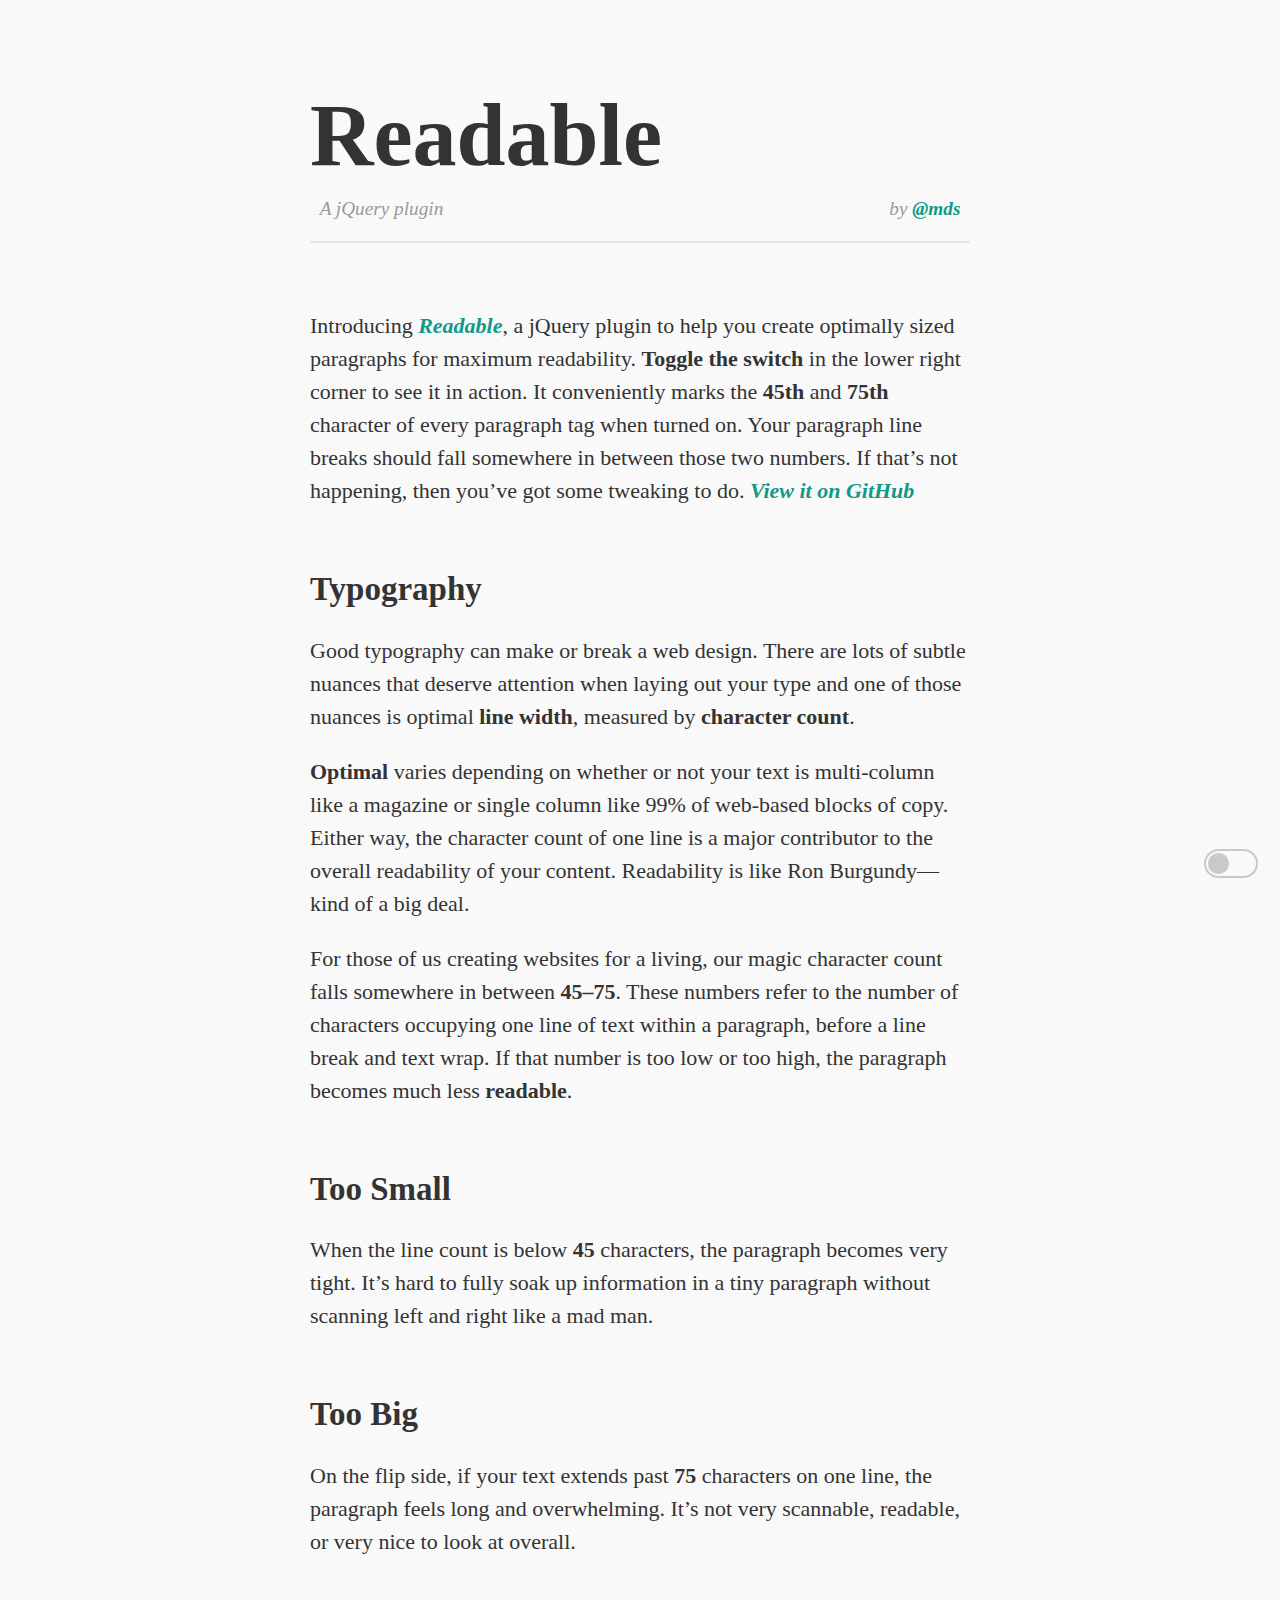
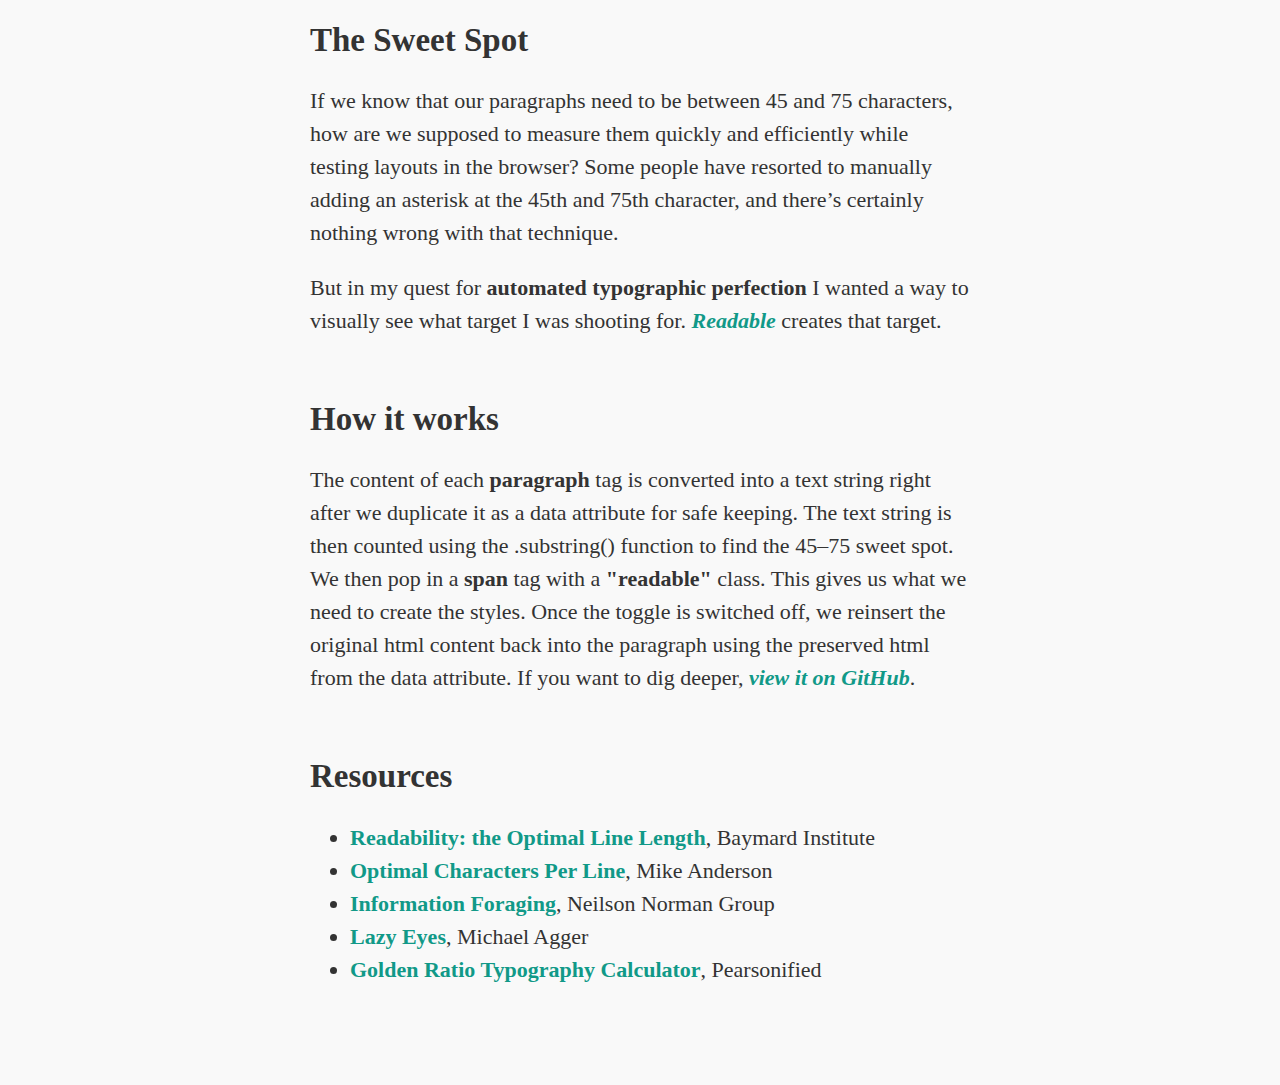
<file: superawesomewebsite/bs/js/jQueryPlugInLibrary/readable-master/index.html>
<html>
  <head>
    <title>Readable - A plugin for creating readable paragraphs</title>
    <meta charset="utf-8">
    <meta name="viewport" content="width=device-width, initial-scale=1, maximum-scale=1">
    <meta name="description" content="Make sure your paragraphs are nice and readable with this simple little plugin. Created by Matt D. Smith" />
    <meta name="HandheldFriendly" content="True" />
    <meta name="MobileOptimized" content="320" />
    <link rel="stylesheet" href="source/demo/styles/screen.css">
    <link rel="stylesheet" href="readable/readable.css">
  </head>
  <body>
    <article>
      <section class="meta">
        <h1>Readable</h1>
        <div class="desc">A jQuery plugin<span> by <a href="http://twitter.com/mds"><strong>@mds</strong></a></span></div>
      </section>
      <p>Introducing <a href="https://github.com/mds/readable">Readable</a></strong>, a jQuery plugin to help you create optimally sized paragraphs for maximum readability. <strong>Toggle the switch</strong> in the lower right corner to see it in action. It conveniently marks the <strong>45th</strong> and <strong>75th</strong> character of every paragraph tag when turned on. Your paragraph line breaks should fall somewhere in between those two numbers. If that’s not happening, then you’ve got some tweaking to do. <a href="https://github.com/mds/readable"><strong>View it on GitHub</strong></a></p>

      <h2>Typography</h2>
      <p>Good typography can make or break a web design. There are lots of subtle nuances that deserve attention when laying out your type and one of those nuances is optimal <strong>line width</strong>, measured by <strong>character count</strong>. </p>

      <p><strong>Optimal</strong> varies depending on whether or not your text is multi-column like a magazine or single column like 99% of web-based blocks of copy. Either way, the character count of one line is a major contributor to the overall readability of your content. Readability is like Ron Burgundy—kind of a big deal.</p>

      <p>For those of us creating websites for a living, our magic character count falls somewhere in between <strong>45–75</strong>. These numbers refer to the number of characters occupying one line of text within a paragraph, before a line break and text wrap. If that number is too low or too high, the paragraph becomes much less <strong>readable</strong>.

      <h2>Too Small</h2>
      <p>When the line count is below <strong>45</strong> characters, the paragraph becomes very tight. It’s hard to fully soak up information in a tiny paragraph without scanning left and right like a mad man.</p>

      <h2>Too Big</h2>
      <p>On the flip side, if your text extends past <strong>75</strong> characters on one line, the paragraph feels long and overwhelming. It’s not very scannable, readable, or very nice to look at overall. </p>

      <h2>The Sweet Spot</h2>
      <p>If we know that our paragraphs need to be between 45 and 75 characters, how are we supposed to measure them quickly and efficiently while testing layouts in the browser? Some people have resorted to manually adding an asterisk at the 45th and 75th character, and there’s certainly nothing wrong with that technique.</p>

      <p>But in my quest for <strong>automated typographic perfection</strong> I wanted a way to visually see what target I was shooting for. <a href="https://github.com/mds/readable">Readable</a></strong> creates that target.</p>

      <h2>How it works</h2>
      <p>The content of each <strong>paragraph</strong> tag is converted into a text string right after we duplicate it as a data attribute for safe keeping. The text string is then counted using the .substring() function to find the 45–75 sweet spot. We then pop in a <strong>span</strong> tag with a <strong>"readable"</strong> class. This gives us what we need to create the styles. Once the toggle is switched off, we reinsert the original html content back into the paragraph using the preserved html from the data attribute. If you want to dig deeper, <a href="https://github.com/mds/readable"><strong>view it on GitHub</strong></a>.</p>

      <h2>Resources</h2>
      <ul>
        <li><a href="http://baymard.com/blog/line-length-readability">Readability: the Optimal Line Length</a>, Baymard Institute</li>
        <li><a href="http://mikeyanderson.com/optimal_characters_per_line">Optimal Characters Per Line</a>, Mike Anderson</li>
        <li><a href="http://www.nngroup.com/articles/information-scent/">Information Foraging</a>, Neilson Norman Group</li>
        <li><a href="http://www.slate.com/articles/technology/the_browser/2008/06/lazy_eyes.single.html">Lazy Eyes</a>, Michael Agger</li>
        <li><a href="http://www.pearsonified.com/typography/">Golden Ratio Typography Calculator</a>, Pearsonified</li>
      </ul>

    </article>

    <script>
      !function(g,s,q,r,d){r=g[r]=g[r]||function(){(r.q=r.q||[]).push(
      arguments)};d=s.createElement(q);q=s.getElementsByTagName(q)[0];
      d.src='//d1l6p2sc9645hc.cloudfront.net/tracker.js';q.parentNode.
      insertBefore(d,q)}(window,document,'script','_gs');

      _gs('GSN-198759-R');
    </script>

    <script src="https://ajax.googleapis.com/ajax/libs/jquery/2.1.3/jquery.min.js"></script>
    <script type="text/javascript" src="readable/readable.js"></script>

  </body>
</html>
</file>
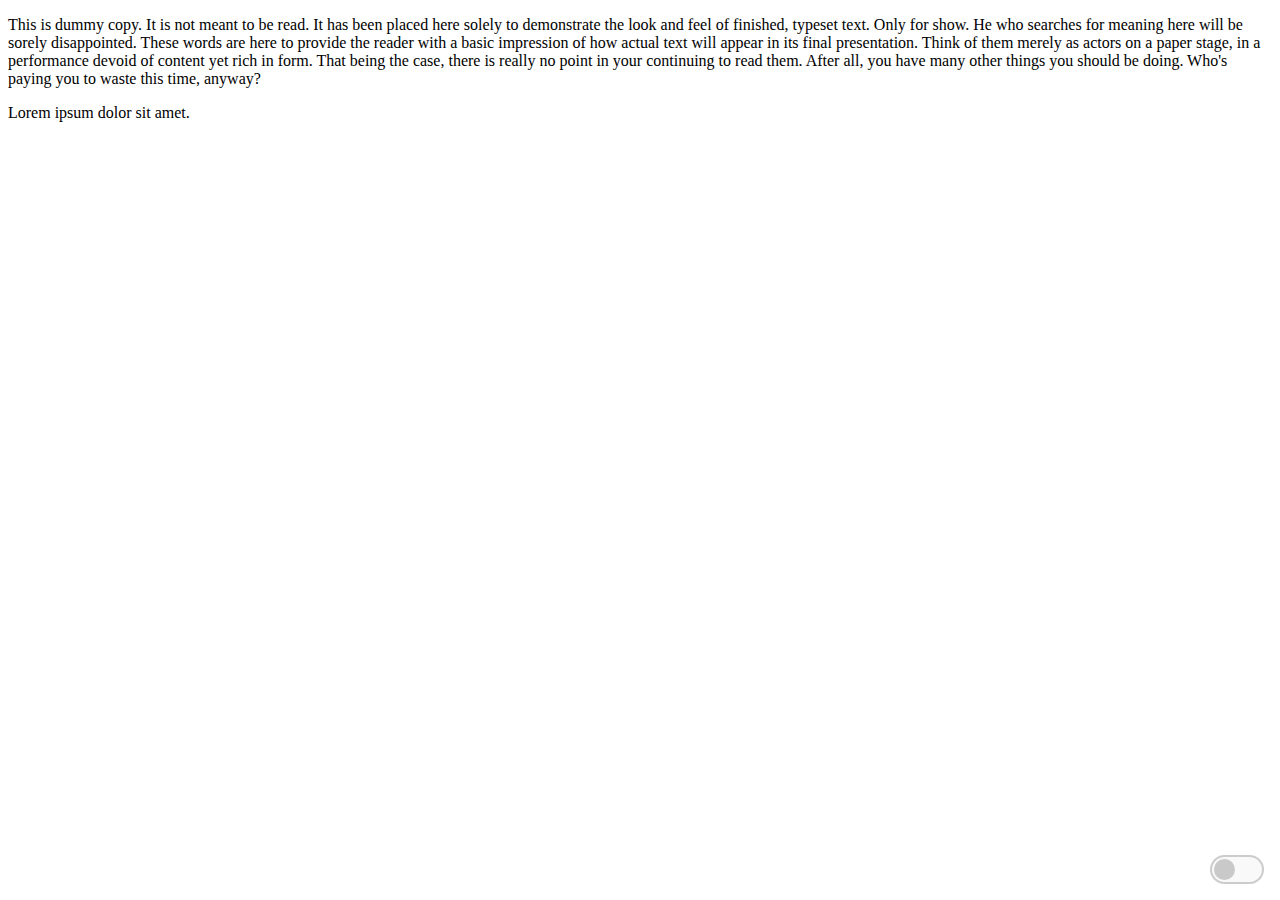
<file: superawesomewebsite/bs/js/jQueryPlugInLibrary/readable-master/source/plugin/index.html>
<!DOCTYPE html>
<html>
  <head>
    <title>Readable.js</title>
    <meta charset="utf-8">
    <meta name="viewport" content="width=device-width, initial-scale=1, maximum-scale=1">
    <meta name="description" content="Full stack designer. Specialty in iOS and responsive web design. Father of 4. Currently obsessed with cycling." />
    <meta name="HandheldFriendly" content="True" />
    <meta name="MobileOptimized" content="320" />
    <link rel="stylesheet" href="styles/readable.css">
  </head>
  <body>
    <p>This is dummy copy. It is not meant to be read. It has been placed here solely to demonstrate the look and feel of finished, typeset text. Only for show. He who searches for meaning here will be sorely disappointed.  These words are here to provide the reader with a basic impression of how actual text will appear in its final presentation. Think of them merely as actors on a paper stage, in a performance devoid of content yet rich in form. That being the case, there is really no point in your continuing to read them. After all, you have many other things you should be doing. Who's paying you to waste this time, anyway?</p>
    <p>Lorem ipsum dolor sit amet.</p>
    <script src="https://ajax.googleapis.com/ajax/libs/jquery/2.1.3/jquery.min.js"></script>
    <script type="text/javascript" src="scripts/readable-new.js"></script>
  </body>
</html>
</file>
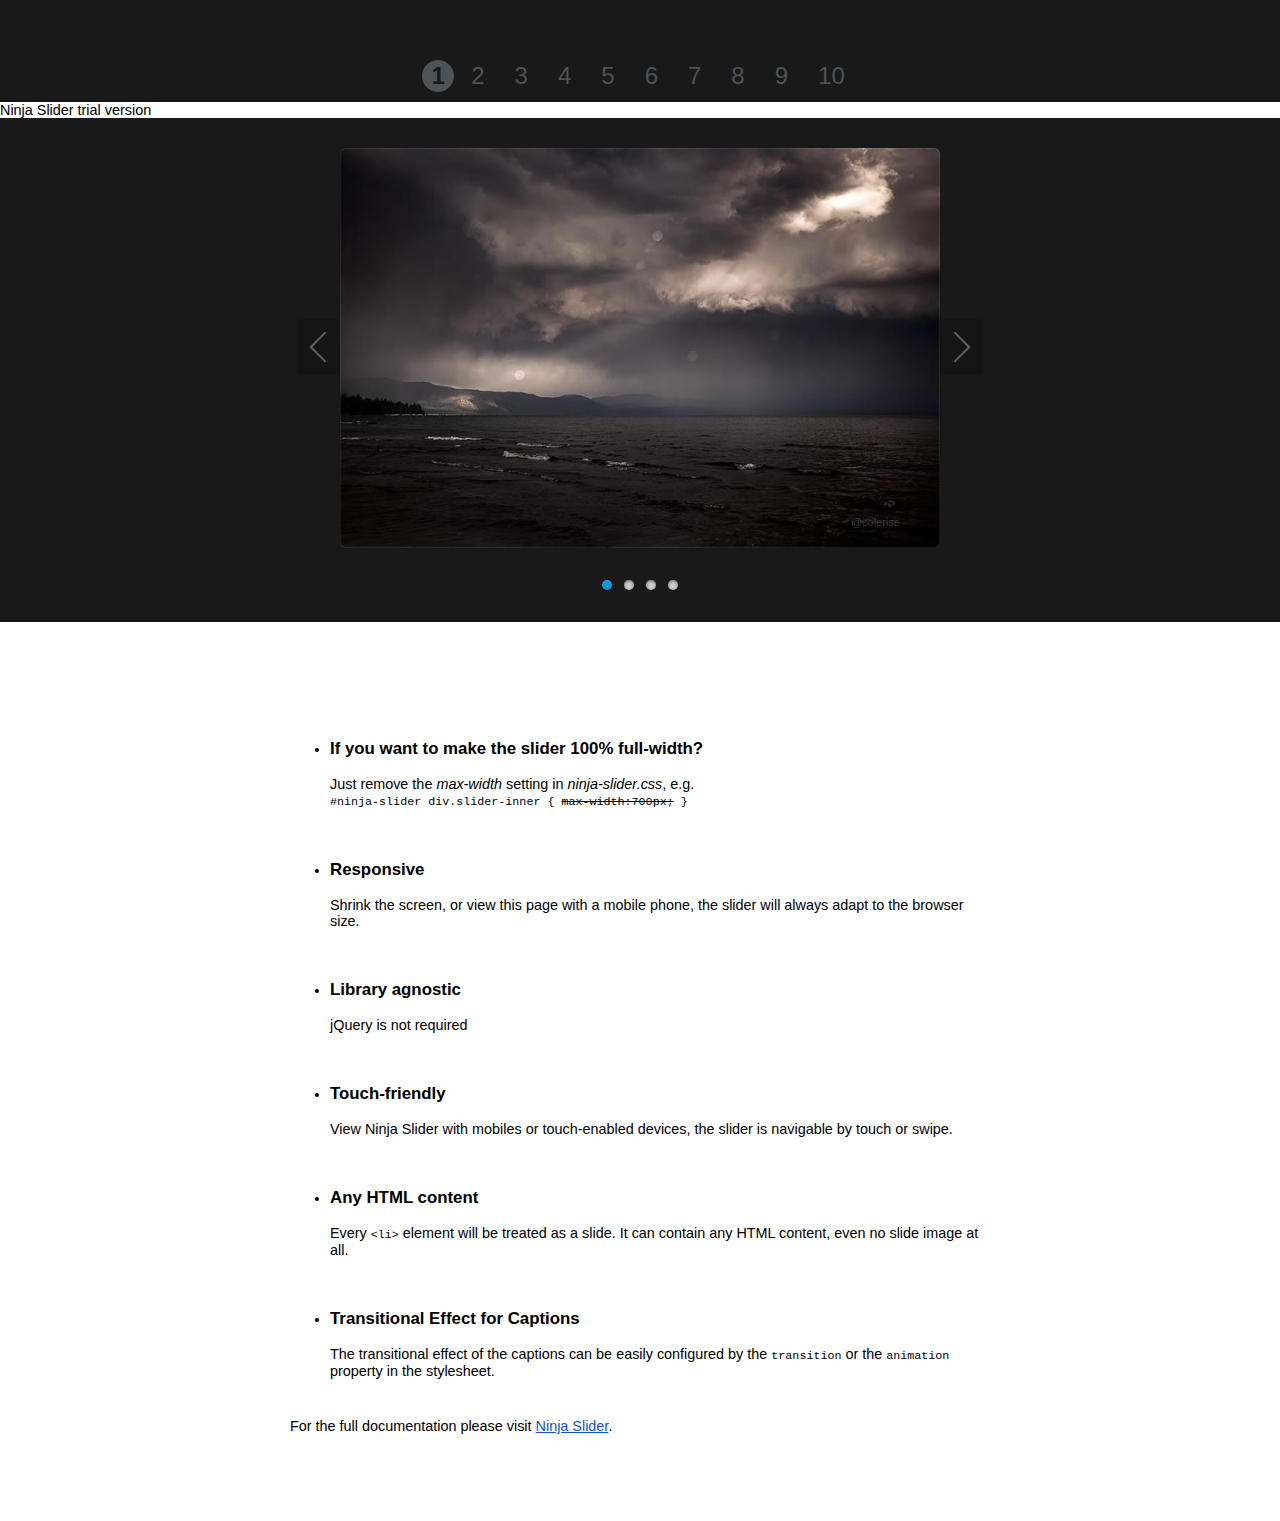
<file: superawesomewebsite/bs/js/jQueryPlugInLibrary/ninja-slider/demo1.html>
﻿<!DOCTYPE html>
<html>
<head>
    <title>Demo 1</title>
    <meta name="viewport" content="width=device-width, initial-scale=1.0" />
    <link href="1/ninja-slider.css" rel="stylesheet" type="text/css" />
    <script src="1/ninja-slider.js" type="text/javascript"></script>
    <style>
        body {font: normal 0.9em Arial;margin:0;}
        a {color:#1155CC;}
        ul li {padding: 10px 0;}
        header {display:block;padding:60px 0 10px;background-color:#191919;text-align:center;}
        header a {
            font-family: sans-serif;
            font-size: 24px;
            line-height: 24px;
            padding: 8px 13px 7px;
            color: #4d5256;
            text-decoration:none;
            transition: color 0.7s;
        }
        header a.active {
            font-weight:bold;
            width: 24px;
            height: 24px;
            padding: 4px;
            text-align: center;
            display:inline-block;
            border-radius: 50%;
            background: #4d5256;
            color: #191919;
        }
    </style>
</head>
<body>
    <header>
        <a class="active" href="demo1.html">1</a>
        <a href="demo2.html">2</a>
        <a href="demo3.html">3</a>
        <a href="demo4.html">4</a>
        <a href="demo5.html">5</a>
        <a href="demo6.html">6</a>
        <a href="demo7.html">7</a>
        <a href="demo8.html">8</a>
        <a href="demo9.html">9</a>
        <a href="demo10.html">10</a>
    </header>
    <!--start-->
    <div id="ninja-slider">
        <div class="slider-inner">
            <ul>
                <li>
                    <a class="ns-img" href="img/a.jpg"></a>
                    <div class="caption">@colerise</div>
                </li>
                <li><a class="ns-img" href="img/b.jpg"></a>
                    <div class="caption">@colerise</div>
                </li>
                <li>
                    <a href="/"><img class="ns-img" src="img/c.jpg" style="cursor:pointer;" /></a>
                    <div class="caption">@colerise</div>
                </li>
                <li>
                    <a class="ns-img" href="img/d.jpg"></a>
                    <div class="caption cap1">RESPONSIVE</div>
                    <div class="caption cap1 cap2">TOUCH·FRIENDLY</div>
                    <div class="caption">@colerise</div>
                </li>
            </ul>
            <div class="fs-icon" title="Expand/Close"></div>
        </div>
    </div>
    <!--end-->
    <div style="max-width:700px;margin:90px auto;">
        <ul>
            <li>
                <h3>If you want to make the slider 100% full-width?</h3>
                <p>
                    Just remove the <em>max-width</em> setting in <em>ninja-slider.css</em>, e.g.<br />
                    <code>#ninja-slider div.slider-inner { <del>max-width:700px;</del> }</code>
                </p>
            </li>
            <li>
                <h3>Responsive</h3>
                <p>Shrink the screen, or view this page with a mobile phone, the slider will always adapt to the browser size.</p>
            </li>
            <li><h3>Library agnostic</h3><p>jQuery is not required</p></li>
            <li>
                <h3>Touch-friendly</h3>
                <p>View Ninja Slider with mobiles or touch-enabled devices, the slider is navigable by touch or swipe.</p>
            </li>
            <li>
                <h3>Any HTML content</h3>
                <p>Every <code>&lt;li&gt;</code> element will be treated as a slide. It can contain any HTML content, even no slide image at all.</p>
            </li>
            <li>
                <h3>Transitional Effect for Captions</h3>
                <p>The transitional effect of the captions can be easily configured by the <code>transition</code> or the <code>animation</code> property in the stylesheet.</p>
            </li>
        </ul>
        <p>
            For the full documentation please visit <a href="http://www.menucool.com/responsive-slider" title="Ninja Slider: responsive, touch-friendly">Ninja Slider</a>.
        </p>
    </div>
</body>
</html>
</file>
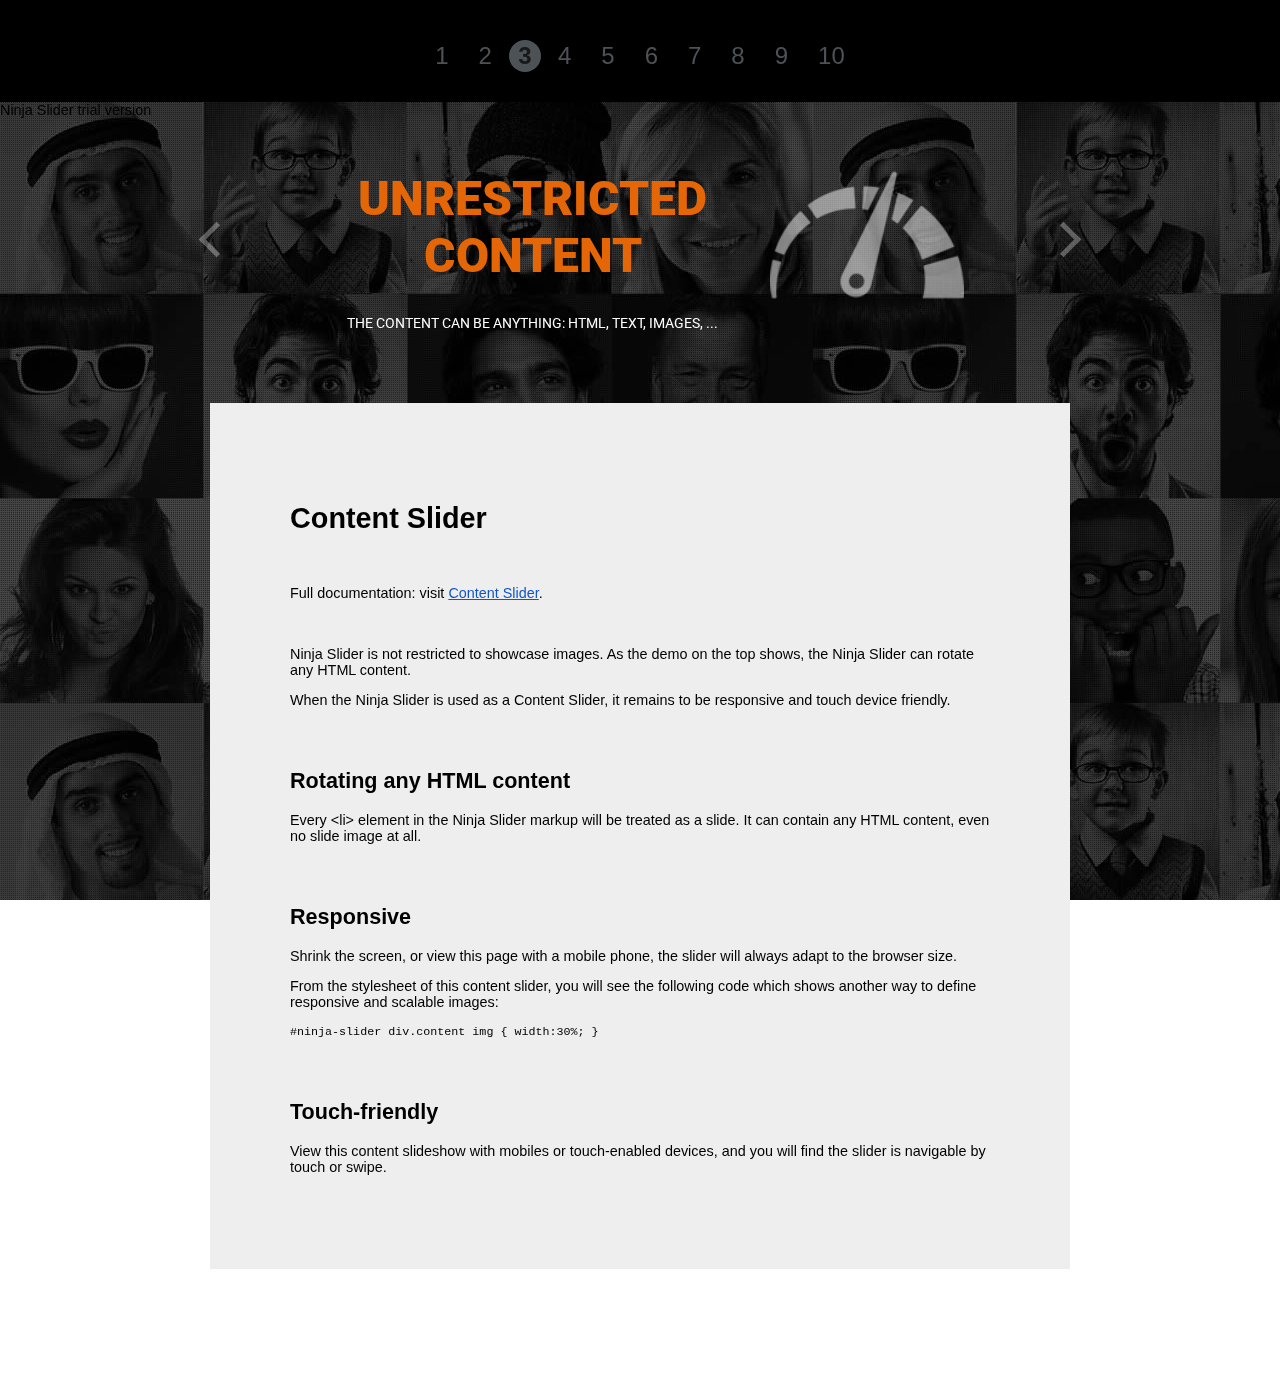
<file: superawesomewebsite/bs/js/jQueryPlugInLibrary/ninja-slider/demo3.html>
﻿<!DOCTYPE html>
<html>
<head>
    <title>Demo 3</title>
    <meta name="viewport" content="width=device-width, initial-scale=1.0" />
    <link href='https://fonts.googleapis.com/css?family=Roboto:400,900' rel='stylesheet' type='text/css'>
    <link href="3/ninja-slider.css" rel="stylesheet" type="text/css" />
    <script src="3/ninja-slider.js" type="text/javascript"></script>
    <style>
        body {font: normal 0.9em Arial;margin:0;}
        #bg-asset {
            position: fixed;
            background: url('3/pg-bg.jpg') left 90px;
            z-index: -1;
            top: 0;
            bottom: 0;
            left: 0;
            right: 0;
        }
        a {color:#1155CC;}
        h2 {margin-top: 60px;}
        header {display:block;padding:40px 0 30px;text-align:center;background:#000;}
        header a {
            font-family: sans-serif;
            font-size: 24px;
            line-height: 24px;
            padding: 8px 13px 7px;
            color: #4d5256;
            text-decoration:none;
            transition: color 0.7s;
        }
        header a.active {
            font-weight:bold;
            width: 24px;
            height: 24px;
            padding: 4px;
            text-align: center;
            display:inline-block;
            border-radius: 50%;
            background: #4d5256;
            color: #191919;
        }
    </style>
</head>
<body>
    <header>
        <a href="demo1.html">1</a>
        <a href="demo2.html">2</a>
        <a class="active" href="demo3.html">3</a>
        <a href="demo4.html">4</a>
        <a href="demo5.html">5</a>
        <a href="demo6.html">6</a>
        <a href="demo7.html">7</a>
        <a href="demo8.html">8</a>
        <a href="demo9.html">9</a>
        <a href="demo10.html">10</a>
    </header>
    <!--start-->
    <div id="bg-asset"></div>
    <div id="ninja-slider">
        <div class="slider-inner">
            <ul>
                <li>
                    <div class="content">
                        <img src="3/meter.png" />
                        <h3>Unrestricted Content</h3>
                        <p>The content can be anything: HTML, text, images, ...</p>
                    </div>
                </li>
                <li>
                    <div class="content">
                        <img src="3/bulb.png" />
                        <h3>Showcase the important</h3>
                        <p>
                            Organize, highlight and showcase your most important content in a sleek and stylish manner.
                        </p>
                    </div>
                </li>
                <li>
                    <div class="content">
                        <img src="3/responsive.png" />
                        <h3>Responsive</h3>
                        <p>The Content Slider is responsive. The image in this slide is always 30% of the screen size.</p>
                    </div>
                </li>
                <li>
                    <div class="content">
                        <img src="3/browser-support.png" />
                        <h3>Mobile Friendly</h3>
                        <p>The Carousel is compatible with mobile platforms like iphone/ipad.</p>
                    </div>
                </li>
            </ul>
            <div class="fs-icon" title="Expand/Close"></div>
        </div>
    </div>
    <!--end-->
    <div style="max-width:700px;margin:0 auto 90px;background:#EEE;padding:80px;">
        <h1>Content Slider</h1>
        <p>&nbsp;</p>
        <p>
            Full documentation: visit <a href="http://www.menucool.com/slider/content-slider">Content Slider</a>.
        </p>
        <p>&nbsp;</p>
        <p>Ninja Slider is not restricted to showcase images. As the demo on the top shows, the Ninja Slider can rotate any HTML content.</p>
        <p>When the Ninja Slider is used as a Content Slider, it remains to be responsive and touch device friendly.</p>
        <h2>Rotating any HTML content</h2>
        <p>Every &lt;li&gt; element in the Ninja Slider markup will be treated as a slide. It can contain any HTML content, even no slide image at all.</p>

        <h2>Responsive</h2>
        <p>Shrink the screen, or view this page with a mobile phone, the slider will always adapt to the browser size.</p>
        <p>From the stylesheet of this content slider, you will see the following code which shows another way to define responsive and scalable images:</p>
        <code style="display:block;">
            #ninja-slider div.content img {
            width:30%;
            }
        </code>
        <h2>Touch-friendly</h2>
        <p>View this content slideshow with mobiles or touch-enabled devices, and you will find the slider is navigable by touch or swipe.</p>
    </div>
    <p>&nbsp;</p>
</body>
</html>
</file>
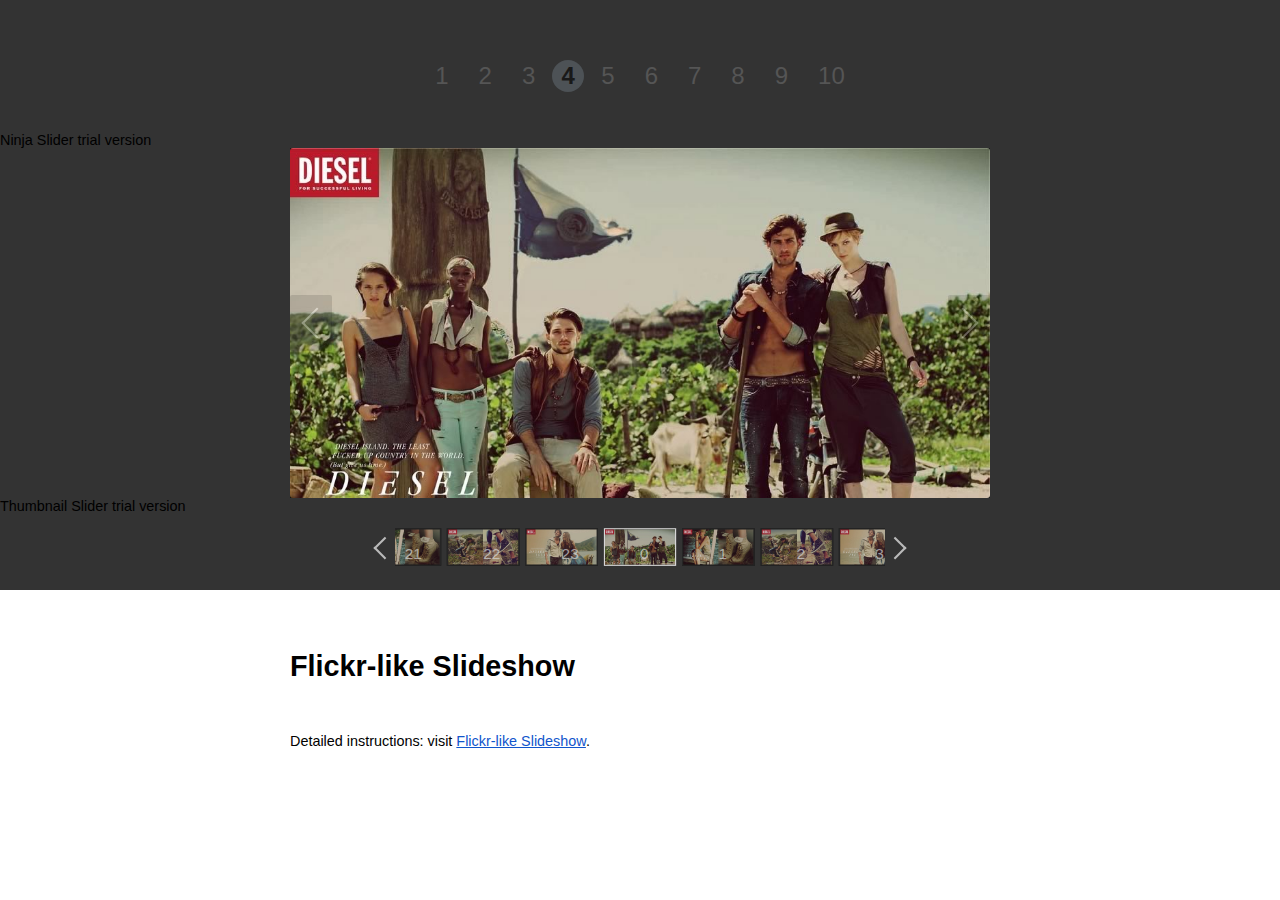
<file: superawesomewebsite/bs/js/jQueryPlugInLibrary/ninja-slider/demo4.html>
﻿<!DOCTYPE html>
<html>
<head>
    <title>Demo 4</title>
    <meta name="viewport" content="width=device-width, initial-scale=1.0" />
    <link href="4/thumbnail-slider.css" rel="stylesheet" type="text/css" />
    <link href="4/ninja-slider.css" rel="stylesheet" type="text/css" />
    <script src="4/thumbnail-slider.js" type="text/javascript"></script>
    <script src="4/ninja-slider.js" type="text/javascript"></script>
    <style>
        body {font: normal 0.9em Arial;margin:0;}
        a {color:#1155CC;}
        ul li {padding: 10px 0;}
        header {display:block;padding:60px 0 10px;background:rgba(0,0,0,0.8);text-align:center;}
        header a {
            font-family: sans-serif;
            font-size: 24px;
            line-height: 24px;
            padding: 8px 13px 7px;
            color: #555;
            text-decoration:none;
            transition: color 0.7s;
        }
        header a.active {
            font-weight:bold;
            width: 24px;
            height: 24px;
            padding: 4px;
            text-align: center;
            display:inline-block;
            border-radius: 50%;
            background: #4d5256;
            color: #191919;
        }
        code {display:block;white-space:pre; background-color:#f6f6f6;padding:8px; overflow:auto;border:1px dotted #999;margin:6px 0;}
    </style>
</head>
<body>
    <header>
        <a href="demo1.html">1</a>
        <a href="demo2.html">2</a>
        <a href="demo3.html">3</a>
        <a class="active" href="demo4.html">4</a>
        <a href="demo5.html">5</a>
        <a href="demo6.html">6</a>
        <a href="demo7.html">7</a>
        <a href="demo8.html">8</a>
        <a href="demo9.html">9</a>
        <a href="demo10.html">10</a>
    </header>
    <!--start-->
    <div id='ninja-slider'>
        <div>
            <div class="slider-inner">
                <ul>
                    <li><a class="ns-img" href="img/1.jpg"></a></li>
                    <li><a class="ns-img" href="img/2.jpg"></a></li>
                    <li><a class="ns-img" href="img/3.jpg"></a></li>
                    <li><a class="ns-img" href="img/4.jpg"></a></li>
                    <li><a class="ns-img" href="img/5.jpg"></a></li>
                    <li><a class="ns-img" href="img/a.jpg"></a></li>
                    <li><a class="ns-img" href="img/b.jpg"></a></li>
                    <li><a class="ns-img" href="img/c.jpg"></a></li>
                    <li><a class="ns-img" href="img/d.jpg"></a></li>
                    <li><a class="ns-img" href="img/2.jpg"></a></li>
                    <li><a class="ns-img" href="img/3.jpg"></a></li>
                    <li><a class="ns-img" href="img/4.jpg"></a></li>
                    <li><a class="ns-img" href="img/1.jpg"></a></li>
                    <li><a class="ns-img" href="img/2.jpg"></a></li>
                    <li><a class="ns-img" href="img/3.jpg"></a></li>
                    <li><a class="ns-img" href="img/4.jpg"></a></li>
                    <li><a class="ns-img" href="img/5.jpg"></a></li>
                    <li><a class="ns-img" href="img/a.jpg"></a></li>
                    <li><a class="ns-img" href="img/b.jpg"></a></li>
                    <li><a class="ns-img" href="img/c.jpg"></a></li>
                    <li><a class="ns-img" href="img/d.jpg"></a></li>
                    <li><a class="ns-img" href="img/2.jpg"></a></li>
                    <li><a class="ns-img" href="img/3.jpg"></a></li>
                    <li><a class="ns-img" href="img/4.jpg"></a></li>
                </ul>
                <div class="fs-icon" title="Expand/Close"></div>
            </div>
            <div id="thumbnail-slider">
                <div class="inner">
                    <ul>
                        <li>
                            <a class="thumb" href="img/1.jpg"></a>
                            <span>0</span>
                        </li>
                        <li>
                            <a class="thumb" href="img/2.jpg"></a>
                            <span>1</span>
                        </li>
                        <li>
                            <a class="thumb" href="img/3.jpg"></a>
                            <span>2</span>
                        </li>
                        <li>
                            <a class="thumb" href="img/4.jpg"></a>
                            <span>3</span>
                        </li>
                        <li>
                            <a class="thumb" href="img/5.jpg"></a>
                            <span>4</span>
                        </li>
                        <li>
                            <a class="thumb" href="img/a.jpg"></a>
                            <span>5</span>
                        </li>
                        <li>
                            <a class="thumb" href="img/b.jpg"></a>
                            <span>6</span>
                        </li>
                        <li>
                            <a class="thumb" href="img/c.jpg"></a>
                            <span>7</span>
                        </li>
                        <li>
                            <a class="thumb" href="img/d.jpg"></a>
                            <span>8</span>
                        </li>
                        <li>
                            <a class="thumb" href="img/2.jpg"></a>
                            <span>9</span>
                        </li>
                        <li>
                            <a class="thumb" href="img/3.jpg"></a>
                            <span>10</span>
                        </li>
                        <li>
                            <a class="thumb" href="img/4.jpg"></a>
                            <span>11</span>
                        </li>
                        <li>
                            <a class="thumb" href="img/1.jpg"></a>
                            <span>12</span>
                        </li>
                        <li>
                            <a class="thumb" href="img/2.jpg"></a>
                            <span>13</span>
                        </li>
                        <li>
                            <a class="thumb" href="img/3.jpg"></a>
                            <span>14</span>
                        </li>
                        <li>
                            <a class="thumb" href="img/4.jpg"></a>
                            <span>15</span>
                        </li>
                        <li>
                            <a class="thumb" href="img/5.jpg"></a>
                            <span>16</span>
                        </li>
                        <li>
                            <a class="thumb" href="img/a.jpg"></a>
                            <span>17</span>
                        </li>
                        <li>
                            <a class="thumb" href="img/b.jpg"></a>
                            <span>18</span>
                        </li>
                        <li>
                            <a class="thumb" href="img/c.jpg"></a>
                            <span>19</span>
                        </li>
                        <li>
                            <a class="thumb" href="img/d.jpg"></a>
                            <span>20</span>
                        </li>
                        <li>
                            <a class="thumb" href="img/2.jpg"></a>
                            <span>21</span>
                        </li>
                        <li>
                            <a class="thumb" href="img/3.jpg"></a>
                            <span>22</span>
                        </li>
                        <li>
                            <a class="thumb" href="img/4.jpg"></a>
                            <span>23</span>
                        </li>
                    </ul>
                </div>
            </div>
        </div>
    </div>
    <!--end-->
    <div style="max-width:700px;margin:60px auto;">
        <h1>Flickr-like Slideshow</h1>
        <p>&nbsp;</p>
        <p>Detailed instructions: visit <a href="/slider/flickr-like-slideshow">Flickr-like Slideshow</a>.</p>
    </div>
</body>
</html>
</file>
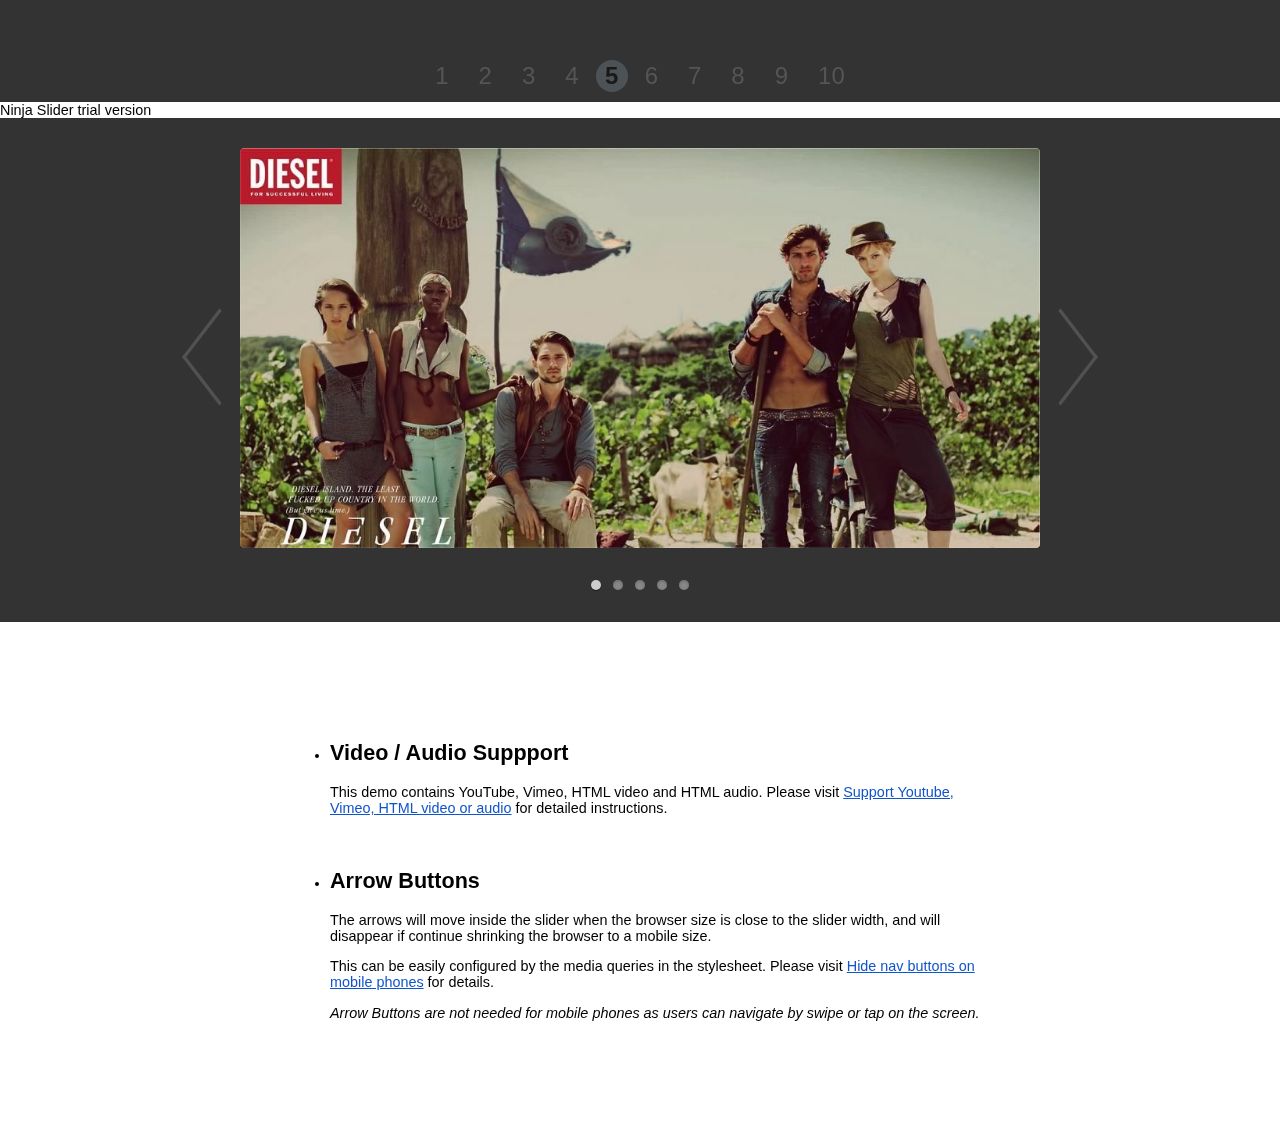
<file: superawesomewebsite/bs/js/jQueryPlugInLibrary/ninja-slider/demo5.html>
﻿<!DOCTYPE html>
<html>
<head>
    <title>Demo 5</title>
    <meta name="viewport" content="width=device-width, initial-scale=1.0" />
    <link href="5/ninja-slider.css" rel="stylesheet" type="text/css" />
    <!--ninjaVideoPlugin.js is required only when the slider contains video or audio.-->
    <script src="5/ninjaVideoPlugin.js"></script>
    <script src="5/ninja-slider.js" type="text/javascript"></script>
    <script type="text/javascript">
        //don't copy the script below into your page.
        if (!document.domain) alert("The video will not work properly if opening the page by local path. Please test this page through HTTP on a web or localhost server");    
    </script>
    <style>
        body {font: normal 0.9em Arial;margin:0;}
        a {color:#1155CC;}
        ul li {padding: 10px 0;}
        header {display:block;padding:60px 0 10px;background-color:#333; text-align:center;}
        header a {
            font-family: sans-serif;
            font-size: 24px;
            line-height: 24px;
            padding: 8px 13px 7px;
            color: #555;
            text-decoration:none;
            transition: color 0.7s;
        }
        header a.active {
            font-weight:bold;
            width: 24px;
            height: 24px;
            padding: 4px;
            text-align: center;
            display:inline-block;
            border-radius: 50%;
            background: #4d5256;
            color: #191919;
        }
    </style>
</head>
<body>
    <header>
        <a href="demo1.html">1</a>
        <a href="demo2.html">2</a>
        <a href="demo3.html">3</a>
        <a href="demo4.html">4</a>
        <a class="active" href="demo5.html">5</a>
        <a href="demo6.html">6</a>
        <a href="demo7.html">7</a>
        <a href="demo8.html">8</a>
        <a href="demo9.html">9</a>
        <a href="demo10.html">10</a>
    </header>
    <!--start-->
    <div id='ninja-slider'>
        <div class="slider-inner">
            <ul>
                <li><a class="ns-img" href="img/1.jpg"></a></li>
                <li>
                    <div class="video">
                        <iframe src="https://player.vimeo.com/video/93292237" frameborder="0" allowfullscreen></iframe>
                    </div>
                    <a class="ns-img" href="img/2.jpg"></a>
                    <div class="caption">Supports Youtube, Vimeo and HTML video/audio</div>
                    <div class="video-playbutton-layer"></div>
                </li>
                <li>
                    <div class="video">
                        <iframe src="https://www.youtube.com/embed/Bp119VFEjHE?enablejsapi=1&start=216&rel=0&showinfo=0&iv_load_policy=3&modestbranding=1" frameborder="0" allowfullscreen data-autoplay="false"></iframe>
                    </div>
                    <a class="ns-img" href="img/3.jpg"></a>
                    <div class="caption">This video starts from 3:36</div>
                    <div class="video-playbutton-layer"></div>
                </li>
                <li>
                    <div class="video">
                        <video controls width="100%">
                            <source src="img/mcvideo.mp4" type="video/mp4" />
                        </video>
                    </div>
                </li>
                <li>
                    <a class="ns-img" href="img/5.jpg"></a>
                    <div class="video" style="background-color:transparent;height:auto;top:auto;bottom:0px;">
                        <audio controls data-autoplay="1">
                            <source src="img/mcaudio.mp3" type="audio/mpeg">
                        </audio>
                    </div>
                </li>
            </ul>
            <div class="fs-icon"></div>
        </div>
    </div>
    <!--end-->
    <div style="width:700px;margin:90px auto;">
        <ul>
            <li>
                <h2>Video / Audio Suppport</h2>
                <p>
                    This demo contains YouTube, Vimeo, HTML video and HTML audio. Please visit <a href="http://www.menucool.com/slider/play-youtube-vimeo-html-video-or-audio-with-ninja-slider" title="Play Youtube, Vimeo, HTML video or audio with Ninja Slider">Support Youtube, Vimeo, HTML video or audio</a>
                    for detailed instructions.
                </p>        
            </li>
            <li>
                <h2>Arrow Buttons</h2>
                <p>The arrows will move inside the slider when the browser size is close to the slider width, and will disappear if continue shrinking the browser to a mobile size.</p>
                <p>This can be easily configured by the media queries in the stylesheet. Please visit <a href="http://www.menucool.com/responsive-slider#custStyles">Hide nav buttons on mobile phones</a> for details.</p>
                <p><i>Arrow Buttons are not needed for mobile phones as users can navigate by swipe or tap on the screen.</i></p>
            </li>
        </ul>
    </div>
</body>
</html>
</file>
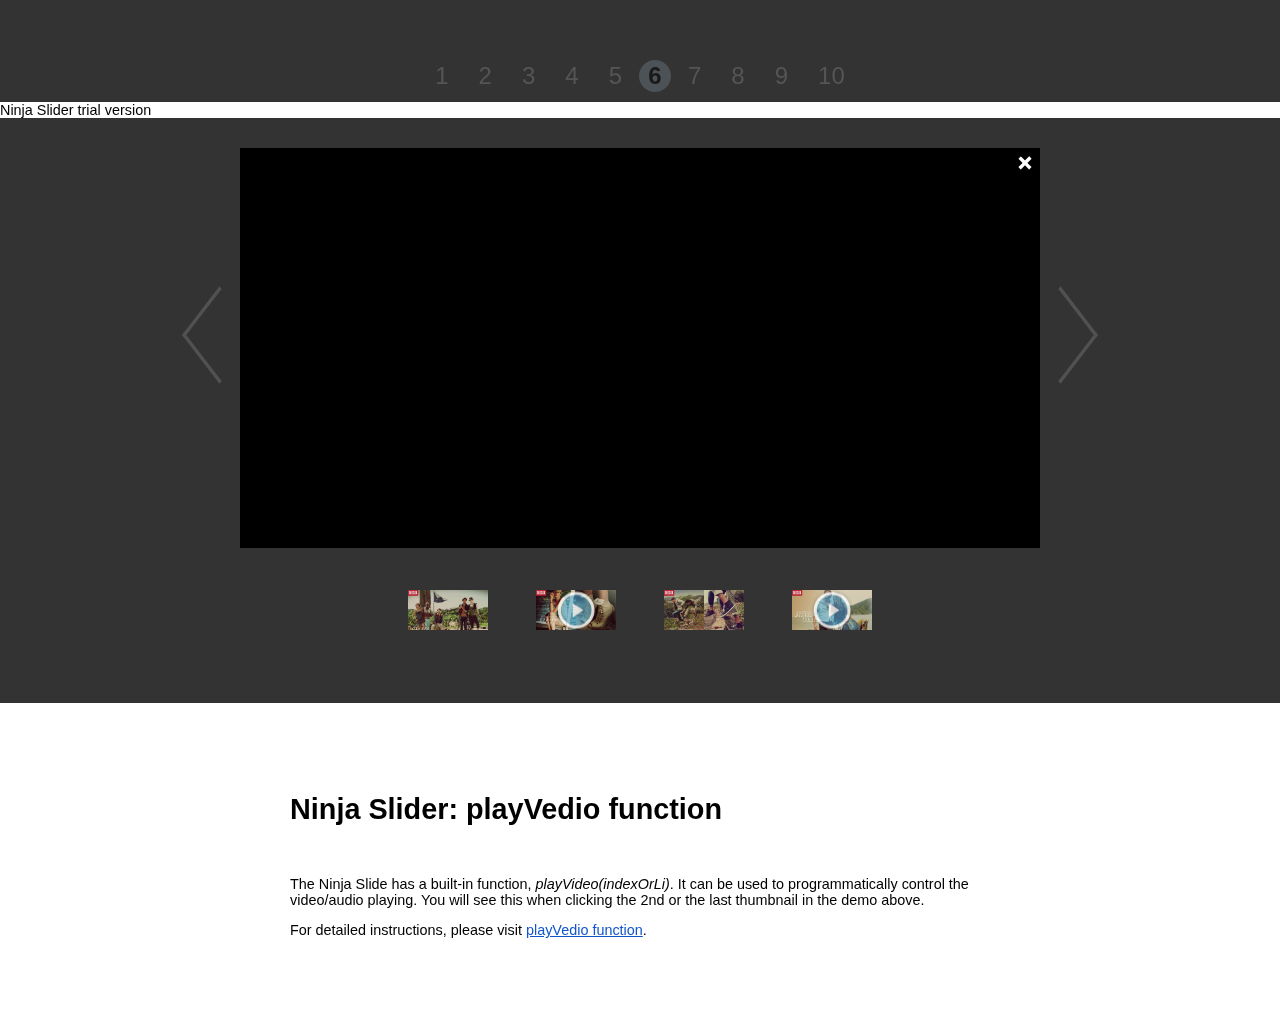
<file: superawesomewebsite/bs/js/jQueryPlugInLibrary/ninja-slider/demo6.html>
﻿<!DOCTYPE html>
<html>
<head>
    <title>Demo 6</title>
    <meta name="viewport" content="width=device-width, initial-scale=1.0" />
    <link href="6/thumbs.css" rel="stylesheet" type="text/css" />
    <link href="5/ninja-slider.css" rel="stylesheet" type="text/css" />
    <!--ninjaVideoPlugin.js is required only when the slider contains video or audio.-->
    <script src="5/ninjaVideoPlugin.js"></script>
    <script src="5/ninja-slider.js" type="text/javascript"></script>
    <script type="text/javascript">
        //don't copy the script below into your page.
        if (!document.domain) alert("The video will not work properly if opening the page by local path. Please test this page through HTTP on a web or localhost server");
    </script>

    <style>
        body {font: normal 0.9em Arial;margin:0;}
        a {color:#1155CC;}
        header {display:block;padding:60px 0 10px;background-color:#333; text-align:center;}
        header a {
            font-family: sans-serif;
            font-size: 24px;
            line-height: 24px;
            padding: 8px 13px 7px;
            color: #555;
            text-decoration:none;
            transition: color 0.7s;
        }
        header a.active {
            font-weight:bold;
            width: 24px;
            height: 24px;
            padding: 4px;
            text-align: center;
            display:inline-block;
            border-radius: 50%;
            background: #4d5256;
            color: #191919;
        }

        #ninja-slider-pager {
            display: none;
        }
    </style>
</head>
<body>
    <header>
        <a href="demo1.html">1</a>
        <a href="demo2.html">2</a>
        <a href="demo3.html">3</a>
        <a href="demo4.html">4</a>
        <a href="demo5.html">5</a>
        <a class="active" href="demo6.html">6</a>
        <a href="demo7.html">7</a>
        <a href="demo8.html">8</a>
        <a href="demo9.html">9</a>
        <a href="demo10.html">10</a>
    </header>
    <!--start-->
    <div id="ninja-slider">
        <div class="slider-inner">
            <ul>
                <li>
                    <div class="video">
                        <iframe src="https://player.vimeo.com/video/136205074?title=0&portrait=0&byline=0" frameborder="0" allowfullscreen></iframe>
                    </div>
                </li>
                <li>
                    <div class="video">
                        <iframe src="https://www.youtube.com/embed/Bp119VFEjHE?enablejsapi=1&start=0&rel=0&showinfo=0&iv_load_policy=3&modestbranding=1" wmode="Opaque" frameborder="0" allowfullscreen></iframe>
                    </div>
                    <a class="ns-img" href="img/2.jpg"></a>
                    <div class="video-playbutton-layer"></div>
                </li>
                <li>
                    <div class="video">
                        <video controls data-autoplay="false">
                            <source src="img/mcvideo.mp4" type="video/mp4" />
                        </video>
                    </div>
                    <a class="ns-img" href="img/3.jpg"></a>
                    <div class="video-playbutton-layer"></div>
                </li>
                <li>
                    <a class="ns-img" href="img/4.jpg"></a>
                    <div class="video" style="background-color:transparent;height:auto;top:auto;bottom:0px;">
                        <audio controls>
                            <source src="img/mcaudio.mp3" type="audio/mpeg">
                        </audio>
                    </div>
                </li>
            </ul>
        </div>
        <div id="thumbs">
            <span onclick="nslider.displaySlide(0)"><img src="img/1.jpg" /></span>
            <span onclick="nslider.playVideo(1)"><img src="img/2.jpg" /><span class="playvideo">AUTO</span></span>
            <span onclick="nslider.displaySlide(2)"><img src="img/3.jpg" /></span>
            <span onclick="nslider.playVideo(3)"><img src="img/4.jpg" /><span class="playvideo">AUTO</span></span>
        </div>
    </div>
    <!--end-->
    <div style="width:700px;margin:90px auto;">
        <h1>Ninja Slider: playVedio function</h1>
        <p>&nbsp;</p>
        <p>
            The Ninja Slide has a built-in function, <em>playVideo(indexOrLi)</em>. It can be used to programmatically control the video/audio playing.
            You will see this when clicking the 2nd or the last thumbnail in the demo above.
        </p>
        <p>For detailed instructions, please visit <a href="http://www.menucool.com/slider/ninja-slider-playvedio-function">playVedio function</a>.</p>
    </div>
</body>
</html>
</file>
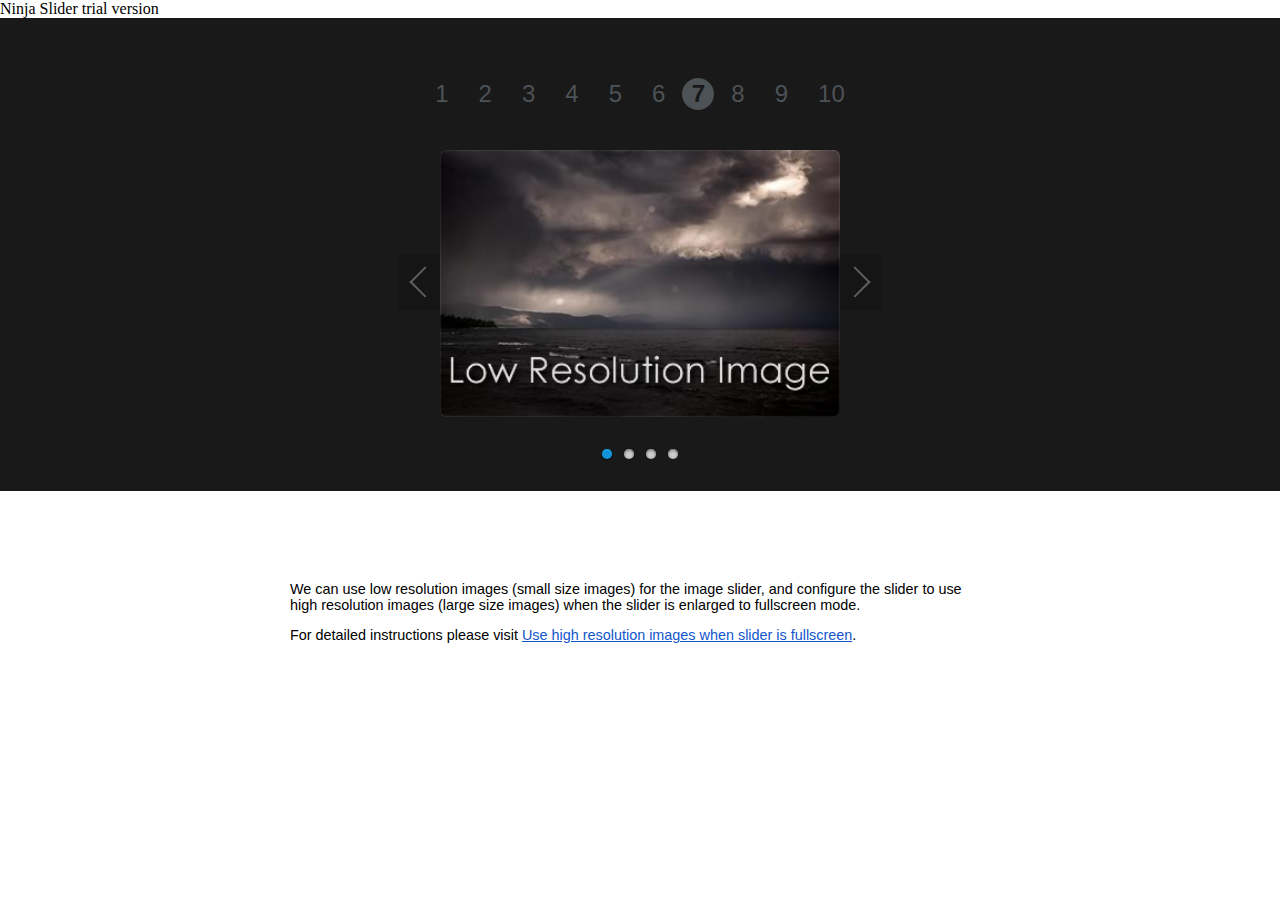
<file: superawesomewebsite/bs/js/jQueryPlugInLibrary/ninja-slider/demo7.html>
﻿<!DOCTYPE html>
<html>
<head>
    <title>Demo 7</title>
    <meta name="viewport" content="width=device-width, initial-scale=1.0" />
    <link href="7/ninja-slider.css" rel="stylesheet" type="text/css" />
    <script src="7/ninja-slider.js" type="text/javascript"></script>
    <style>
        body {font: normal 0.9em Arial;margin:0;}
        a {color:#1155CC;}
        ul li {padding: 10px 0;}
        header {display:block;padding:60px 0 10px;background-color:#191919;text-align:center;}
        header a {
            font-family: sans-serif;
            font-size: 24px;
            line-height: 24px;
            padding: 8px 13px 7px;
            color: #4d5256;
            text-decoration:none;
            transition: color 0.7s;
        }
        header a.active {
            font-weight:bold;
            width: 24px;
            height: 24px;
            padding: 4px;
            text-align: center;
            display:inline-block;
            border-radius: 50%;
            background: #4d5256;
            color: #191919;
        }
    </style>
</head>
<body>
    <header>
        <a href="demo1.html">1</a>
        <a href="demo2.html">2</a>
        <a href="demo3.html">3</a>
        <a href="demo4.html">4</a>
        <a href="demo5.html">5</a>
        <a href="demo6.html">6</a>
        <a href="demo7.html" class="active">7</a>
        <a href="demo8.html">8</a>
        <a href="demo9.html">9</a>
        <a href="demo10.html">10</a>
    </header>
    <!--start-->
    <div id='ninja-slider'>
        <div class="slider-inner">
            <ul>
                <li>
                    <a class="ns-img" href="img/a_s.jpg" data-fs-image="img/a.jpg"></a>
                </li>
                <li>
                    <span class="ns-img" style="background-image:url(img/b_s.jpg);" data-fs-image="img/b.jpg"></span>
                </li>
                <li>
                    <a href="/"><img class="ns-img" src="img/c_s.jpg" data-fs-image="img/c.jpg" /></a>
                </li>
                <li>
                    <a class="ns-img" href="img/d_s.jpg" data-fs-image="img/d.jpg"></a>
                </li>
            </ul>
            <div class="fs-icon" title="Expand/Close"></div>
        </div>
    </div>
    <!--end-->
    <div style="max-width:700px;margin:90px auto;">
        <p>
            We can use low resolution images (small size images) for the image slider, and configure the slider to use high resolution
            images (large size images) when the slider is enlarged to fullscreen mode.
        </p>
        <p>
            For detailed instructions please visit <a href="http://www.menucool.com/slider/use-high-resolution-images-when-slider-is-fullscreen">Use high resolution images when slider is fullscreen</a>.
        </p>
    </div>
</body>
</html>
</file>
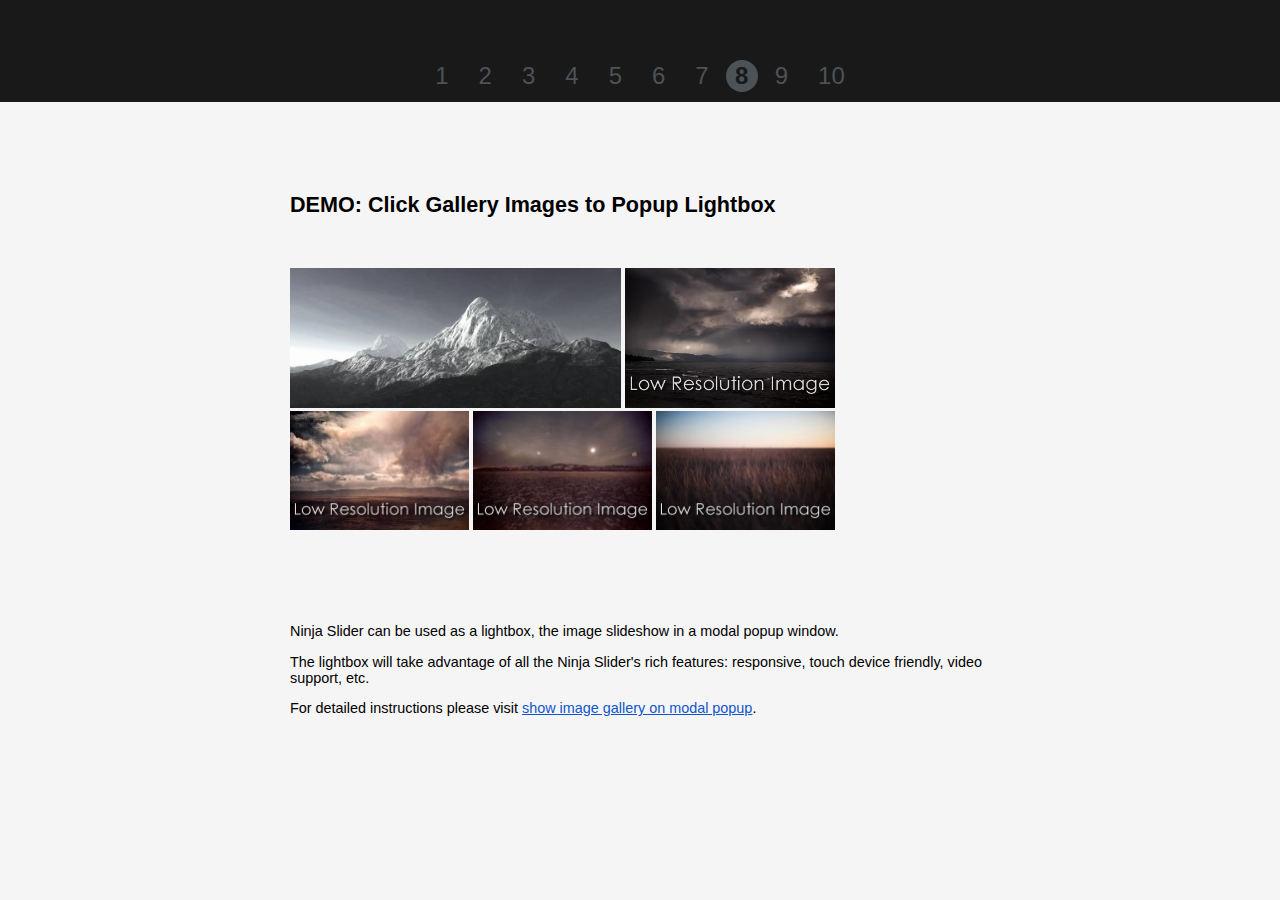
<file: superawesomewebsite/bs/js/jQueryPlugInLibrary/ninja-slider/demo8.html>
﻿<!DOCTYPE html>
<html>
<head>
    <title>Demo 8</title>
    <meta name="viewport" content="width=device-width, initial-scale=1.0" />
    <link href="8/ninja-slider.css" rel="stylesheet" type="text/css" />
    <script src="8/ninja-slider.js" type="text/javascript"></script>
    <script>
        function lightbox(idx) {
            //show the slider's wrapper: this is required when the transitionType has been set to "slide" in the ninja-slider.js
            var ninjaSldr = document.getElementById("ninja-slider");
            ninjaSldr.parentNode.style.display = "block";

            nslider.init(idx);

            var fsBtn = document.getElementById("fsBtn");
            fsBtn.click();
        }

        function fsIconClick(isFullscreen) { //fsIconClick is the default event handler of the fullscreen button
            if (isFullscreen) {
                var ninjaSldr = document.getElementById("ninja-slider");
                ninjaSldr.parentNode.style.display = "none";
            }
        }
    </script>
    <style>
        body {font: normal 0.9em Arial;margin:0;background:#f5f5f5;}
        a {color:#1155CC;}
        ul li {padding: 10px 0;}
        header {display:block;padding:60px 0 10px;background-color:#191919;text-align:center;}
        header a {
            font-family: sans-serif;
            font-size: 24px;
            line-height: 24px;
            padding: 8px 13px 7px;
            color: #4d5256;
            text-decoration:none;
            transition: color 0.7s;
        }
        header a.active {
            font-weight:bold;
            width: 24px;
            height: 24px;
            padding: 4px;
            text-align: center;
            display:inline-block;
            border-radius: 50%;
            background: #4d5256;
            color: #191919;
        }
        .gallery img{
            width:179px;
            cursor:pointer;
        }
    </style>
</head>
<body>
    <header>
        <a href="demo1.html">1</a>
        <a href="demo2.html">2</a>
        <a href="demo3.html">3</a>
        <a href="demo4.html">4</a>
        <a href="demo5.html">5</a>
        <a href="demo6.html">6</a>
        <a href="demo7.html">7</a>
        <a href="demo8.html" class="active">8</a>
        <a href="demo9.html">9</a>
        <a href="demo10.html">10</a>
    </header>
    <!--start-->
    <div style="display:none;">
        <div id="ninja-slider">
            <div class="slider-inner">
                <ul>
                    <li>
                        <a class="ns-img" href="img/abc.jpg"></a>
                        <div class="caption">
                            <h3>Dummy Caption 1</h3>
                            <p>Lorem ipsum dolor sit amet, consectetur adipiscing elit. Phasellus accumsan purus.</p>
                        </div>
                    </li>
                    <li>
                        <a class="ns-img" href="img/a.jpg"></a>
                        <div class="caption">
                            <h3>Dummy Caption 2</h3>
                            <p>Neque porro quisquam est, qui dolorem ipsum quia dolor sit amet</p>
                        </div>
                    </li>
                    <li>
                        <span class="ns-img" style="background-image:url(img/b.jpg);"></span>
                        <div class="caption">
                            <h3>Dummy Caption 3</h3>
                            <p>Duis fringilla arcu convallis urna commodo, et tempus velit posuere.</p>
                        </div>
                    </li>
                    <li>
                        <a class="ns-img" href="img/c.jpg"></a>
                        <div class="caption">
                            <h3>Dummy Caption 4</h3>
                            <p>Quisque semper dolor sed neque consequat scelerisque at sed ex. Nam gravida massa.</p>
                        </div>
                    </li>
                    <li>
                        <a class="ns-img" href="img/d.jpg"></a>
                        <div class="caption">
                            <h3>Dummy Caption 5</h3>
                            <p>Proin non dui at metus suscipit bibendum.</p>
                        </div>
                    </li>
                </ul>
                <div id="fsBtn" class="fs-icon" title="Expand/Close"></div>
            </div>
        </div>
    </div>
    <div style="max-width:700px;margin:90px auto;">
        <h2>DEMO: Click Gallery Images to Popup Lightbox</h2>
        <br /><br />
        <div class="gallery">
            <img src="img/abc.jpg" onclick="lightbox(0)" style="width:auto; height:140px;" />
            <img src="img/a_s.jpg" onclick="lightbox(1)" style="width:auto; height:140px;" /><br />
            <img src="img/b_s.jpg" onclick="lightbox(2)" />
            <img src="img/c_s.jpg" onclick="lightbox(3)" />
            <img src="img/d_s.jpg" onclick="lightbox(4)" />
        </div>
    </div>
    <!--end-->
    <div style="max-width:700px;margin:0 auto;">
        <p>Ninja Slider can be used as a lightbox, the image slideshow in a modal popup window.</p>
        <p>The lightbox will take advantage of all the Ninja Slider's rich features: responsive, touch device friendly, video support, etc.</p>
        <p>
            For detailed instructions please visit <a href="http://www.menucool.com/slider/show-image-gallery-on-modal-popup">show image gallery on modal popup</a>.
        </p>
    </div>
</body>
</html>
</file>
<file: superawesomewebsite/bs/js/jQueryPlugInLibrary/readable-master/source/demo/styles/screen.css>
body{font-size:16px;line-height:1.5em;font-family:"Georgia",serif;font-weight:400;color:#333;background:#f9f9f9;-webkit-transition:all 0.2s ease-out;transition:all 0.2s ease-out}@media (min-width: 480px){body{font-size:18px;-webkit-transition:all 0.2s ease-out;transition:all 0.2s ease-out}}@media (min-width: 768px){body{font-size:22px;-webkit-transition:all 0.2s ease-out;transition:all 0.2s ease-out}}@media (min-width: 1366px){body{font-size:26px;-webkit-transition:all 0.2s ease-out;transition:all 0.2s ease-out}}@media (min-width: 1600px){body{font-size:32px;-webkit-transition:all 0.2s ease-out;transition:all 0.2s ease-out}}h1{font-size:3em;font-weight:700;margin-bottom:0;padding-bottom:0.75rem;line-height:1em}@media (min-width: 480px){h1{font-size:4em}}h2{font-size:1.5em;margin-top:2em}article{max-width:30em;margin:1em auto 3em;padding:0.5em}article p a{color:#198;font-style:italic;-webkit-transition:all 0.2s ease-out;transition:all 0.2s ease-out}.meta{padding-bottom:0.75em;margin-bottom:3em;border-bottom:2px solid rgba(153,153,153,0.2);position:relative}.desc{color:#999;font-size:1em;font-style:italic;padding:1em 0;display:inline;margin:0}@media (min-width: 480px){.desc{margin:0 0.5em;font-size:0.875em}}.desc span{margin-right:0}@media (min-width: 480px){.desc span{float:right;margin-right:0.5em}}.cta-primary{font-style:italic;font-size:1em;padding:1.55em 0.5em;-webkit-transition:all 0.2s ease-out;transition:all 0.2s ease-out}.cta-primary:hover{background:none;color:rgba(153,153,153,0.5);-webkit-transition:all 0.2s ease-out;transition:all 0.2s ease-out}a{color:#198;text-decoration:none;font-weight:bold;border-radius:2px}a:hover{background:rgba(17,153,136,0.1);-webkit-transition:all 0.2s ease-out;transition:all 0.2s ease-out}
</file>
<file: superawesomewebsite/bs/js/jQueryPlugInLibrary/readable-master/readable/readable.css>
.switch{position:fixed;bottom:1em;right:1em;z-index:1000}.toggle{position:absolute;margin-left:-9999px;visibility:hidden}.toggle+label{display:block;position:relative;cursor:pointer;outline:none;-webkit-user-select:none;-moz-user-select:none;-ms-user-select:none;user-select:none}input.toggle+label{padding:2px;width:50px;height:25px;background-color:rgba(153,153,153,0.5);border-radius:25px;-webkit-transition:background 0.2s;transition:background 0.2s}input.toggle+label:before,input.toggle+label:after{display:block;position:absolute;content:""}input.toggle+label:before{top:2px;left:2px;bottom:2px;right:2px;background-color:#f9f9f9;border-radius:25px;-webkit-transition:background 0.2s;transition:background 0.2s}input.toggle:checked+label:before{background-color:#f45b5d}input.toggle+label:after{top:4px;left:4px;bottom:4px;width:21px;background-color:rgba(153,153,153,0.5);border-radius:21px;-webkit-transition:-webkit-transform 0.2s,background 0.2s;transition:transform 0.2s,background 0.2s}input.toggle:checked+label{background-color:#f45b5d;box-shadow:inset 0 1px 2px 0 rgba(0,0,0,0.2)}input.toggle:checked+label:after{-webkit-transform:translateX(25px);-ms-transform:translateX(25px);transform:translateX(25px);background-color:#f9f9f9;box-shadow:0 10px 20px rgba(0,0,0,0.19),0 6px 6px rgba(0,0,0,0.23);-webkit-transition:-webkit-transform 0.2s,background 0.2s;transition:transform 0.2s,background 0.2s}p span.readable{background:rgba(244,91,93,0.2);position:relative}p span.readable:before,p span.readable:after{content:"";position:relative;padding:0.25em 0;top:0}p span.readable:before{left:0;border-left:2px solid #f45b5d}p span.readable:after{right:0;border-right:2px solid #f45b5d}
</file>
<file: superawesomewebsite/bs/js/jQueryPlugInLibrary/readable-master/source/plugin/styles/readable.css>
.rdbl-switch{position:fixed;bottom:1em;right:1em;z-index:1000;transform:translateZ(0)}.rdbl-toggle{position:absolute;opacity:0;visibility:hidden}.rdbl-toggle+label{display:block;position:relative;cursor:pointer;outline:none;-webkit-user-select:none;-moz-user-select:none;-ms-user-select:none;user-select:none}input.rdbl-toggle+label{padding:2px;width:50px;height:25px;background-color:rgba(153,153,153,0.5);border-radius:25px;transition:background 0.2s}input.rdbl-toggle+label:before,input.rdbl-toggle+label:after{position:absolute;content:""}input.rdbl-toggle+label:before{top:2px;left:2px;bottom:2px;right:2px;background-color:#f9f9f9;border-radius:25px;transition:background 0.2s}input.rdbl-toggle+label:after{top:4px;left:4px;bottom:4px;width:21px;background-color:rgba(153,153,153,0.5);border-radius:21px;transition:transform 0.2s, background 0.2s}input.rdbl-toggle:checked+label{background-color:#f45b5d;box-shadow:inset 0 1px 2px 0 rgba(0,0,0,0.2)}input.rdbl-toggle:checked+label:before{background-color:#f45b5d}input.rdbl-toggle:checked+label:after{transform:translateX(25px);background-color:#f9f9f9;box-shadow:0 10px 20px rgba(0,0,0,0.19),0 6px 6px rgba(0,0,0,0.23);transition:transform 0.2s, background 0.2s}p .rdbl-highlight{background:rgba(244,91,93,0.2)}p .rdbl-highlight:before,p .rdbl-highlight:after{padding:.25em 0;content:''}p .rdbl-highlight:before{outline:1px solid #f45b5d}p .rdbl-highlight:after{outline:1px solid #f45b5d}
</file>
<file: superawesomewebsite/bs/js/jQueryPlugInLibrary/ninja-slider/1/ninja-slider.css>
/* Visit http://www.menucool.com/responsive-slider for instructions */

#ninja-slider {
    width:100%;
    background:#191919;
    padding: 30px 0;

    margin:0 auto;
    overflow:hidden;
    box-sizing:border-box;
}

#ninja-slider.fullscreen {
    background:#000;
}


#ninja-slider .fs-icon {
    top:6px;
    right:6px;
    width:60px;
    height:26px;
    background: rgba(0,0,0,0.2);
    z-index:2;
    color:white;
    text-align:center;
    font:bold 11px/26px arial;
    border:1px solid rgba(255,255,255,0.3);
    border-radius:2px;
    opacity:0;
    -webkit-transition:opacity 0.8s;
    transition:opacity 0.8s;
}

#ninja-slider .slider-inner:hover .fs-icon,
#ninja-slider.fullscreen .fs-icon {
    opacity: 1;
}
#ninja-slider.fullscreen div.fs-icon {
    right:30px;
}

#ninja-slider .fs-icon::before {      
    content:"EXPAND";
    display:block;
}

#ninja-slider.fullscreen .fs-icon::before {
    content:"CLOSE";
}


#ninja-slider .slider-inner {
    max-width:600px;
    margin:0 auto;/*center-aligned */
    font-size:0px;
    position:relative;
    box-sizing:border-box;
}

#ninja-slider.fullscreen .slider-inner {
    width:95%;
    max-width:800px;
}

#ninja-slider ul {
    position:relative;
    list-style:none;
    padding:0;
    box-sizing:border-box;
}

#ninja-slider li {
    
    width:100%;
    height:100%;
    top:0;
    left:0;
    position: absolute;
    font-size:12px;
    list-style:none;
    margin:0;
    padding:0;
    opacity:0;
    overflow:hidden;
    box-sizing:border-box;
}

#ninja-slider li.ns-show {
    opacity:1;
}



/* --------- slider image ------- */  
#ninja-slider .ns-img {
    background-color:rgba(0,0,0,0.3);
    background-size:contain;/*Note: If transitionType is zoom, it will be overridden to cover.*/

    /*decorate border*/
    box-shadow: inset 0 0 2px rgba(255,255,255,.3);
    border-radius:6px;

    cursor:default;
    display:block;
    position: absolute;
    width:100%;
    height:100%;
    background-repeat:no-repeat;
    background-position:center center;
}


/*---------- Captions -------------------*/
#ninja-slider .caption {
    padding:20px 40px;
    margin:auto;
    left:0;right:0;
    top:auto;bottom:0px;
    width:auto;
    text-align:right;
    font-family:sans-serif;
    font-size:11px;
    color:rgba(255,255,255,0.2);
    background:none;
    /*background:rgba(0,0,0,0.12);*/
    position:absolute;
    box-sizing:border-box;
}
#ninja-slider li .cap1 {
    color:rgba(255,255,255,0.5);
    font:bold 32px arial;
    text-align:center;

    opacity:0;
    bottom:40%;
    -webkit-transition:bottom 1.3s, opacity 1s;
    transition:bottom 1.3s, opacity 1s;
}

/*The cap1 of the current slide */
#ninja-slider li[class*='-'] .cap1 {
    opacity:1;
    bottom:20%;
}
#ninja-slider li .cap2 {
    color:rgba(255, 162, 0, 0.5);
    font-size:23px;
    bottom:15%;
    -webkit-transition-delay: 1s;
    transition-delay: 1s;
}

/*The cap2 of the current slide */
#ninja-slider li[class*='-s'] .cap2 {
    bottom:10%;
}


/* ---------Arrow buttons ------- */   
/* The arrow button id should be: slider id + ("-prev", "-next", and "-pause-play") */ 
#ninja-slider-pause-play { display:none;}  

#ninja-slider-prev, #ninja-slider-next
{
    position: absolute;
    display:inline-block;
    width:42px;
    height:56px;
    line-height:56px;
    top: 50%;
    margin-top:-51px;/*pager's height should also be counted*/
    background-color:rgba(0,0,0,0.4);
    background-color:#ccc\9;/*IE8 hack*/
    backface-visibility:hidden;
    color:white;
    overflow:hidden;
    white-space:nowrap;
    -webkit-user-select: none;
    user-select:none;
    border-radius:2px;
    z-index:10;
    opacity:0.3; 
    font-family:sans-serif;   
    font-size:13px;
    cursor:pointer;
    -webkit-transition:all 0.7s;
    transition:all 0.7s;
}

.slider-inner:hover #ninja-slider-prev, .slider-inner:hover #ninja-slider-next {
    opacity:1;
}


#ninja-slider-prev {
    left: -42px; /*set it with a positive value if .slider-inner does not have max-width setting.*/
}
#ninja-slider-next {
    right: -42px;
}

/* arrows */
#ninja-slider-prev::before, #ninja-slider-next::before {
    position: absolute;
    top: 17px;
    content: "";
    display: inline-block;
    width: 20px;
    height: 20px;
    border-left: 2px solid white;
    border-top: 2px solid white;
    backface-visibility:hidden;
}

#ninja-slider-prev::before {
    -ms-transform:rotate(-45deg);/*IE 9*/
    -webkit-transform:rotate(-45deg);
    transform: rotate(-45deg);
    right:4px;
}

#ninja-slider-next::before {
    -ms-transform:rotate(135deg);/*IE 9*/
    -webkit-transform:rotate(135deg);
    transform: rotate(135deg);
    left:4px;
}


/*pagination num within the arrow buttons*/
#ninja-slider-prev div, #ninja-slider-next div {display:none;}


/*------ pager(nav bullets) ------*/      
/* The pager id should be: slider id + "-pager" */
/* #ninja-slider-pager { display:none;}*/
#ninja-slider-pager
{
    padding-top:30px; /* set the distance away from the slider */
    margin:0 auto; /* center align */
    text-align:center;
    display:table;
    font-size:0;
}
         
#ninja-slider-pager a 
{
    display:inline-block;
    width: 10px;
    height: 10px;
    background-color: #CCC;
    font-size:0; /* Non-zero will show the index num */
    margin:2px 6px;
    cursor:pointer;
    border-radius:10px;
    box-shadow:inset 0 1px 3px #666666;
}

#ninja-slider-pager a:hover 
{
    opacity:0.6;
}
#ninja-slider-pager a.active 
{
    background-color:#1293dc;
    box-shadow:inset 0 1px 3px -1px #28b4ea,0 1px 1px rgba(0,0,0,.5);
}

   

#ninja-slider-pager, #ninja-slider-prev, #ninja-slider-next, #ninja-slider-pause-play
{
    -webkit-touch-callout: none;
    -webkit-user-select: none;
    user-select: none;
}


/*Responsive settings*/
@media only screen and (max-width:600px){

    #ninja-slider-prev, #ninja-slider-next, #ninja-slider-pager {
        display:none;
    }

    
    #ninja-slider li .cap1 {
        font-size:20px;
    }
}
</file>
<file: superawesomewebsite/bs/js/jQueryPlugInLibrary/ninja-slider/3/ninja-slider.css>
/* Visit http://www.menucool.com/responsive-slider for instructions */

#ninja-slider {
    width:100%;
    max-width:900px;
    /*min-width:375px;
    background:#191919;*/
    padding: 30px 0;

    margin:0 auto;
    overflow:hidden;
    box-sizing:border-box;
}

#ninja-slider .slider-inner {
    margin:0 auto;/*center-aligned */
    font-size:0px;
    position:relative;
}

#ninja-slider ul {
    /*background-color:black;*/
    position:relative;
    list-style:none;
    padding:0;
}

#ninja-slider li {    
    width:100%;
    height:100%;
    top:0;
    left:0;
    position: absolute;
    font-size:12px;
    list-style:none;
    margin:0;
    padding:0;
    opacity:0;
    overflow:hidden;
    transform-style: preserve-3d; /*prevent blurry of its children*/
}

#ninja-slider li.ns-show {
    opacity:1;
}


/*---------- Slide Content -------------------*/
#ninja-slider div.content {
    font-family: 'Roboto', sans-serif;
    text-transform: uppercase;
    padding:0 14%;
    text-align:center;
    color:#FFF;
    font-size:1.2em;
    line-height:1.2;
    position: relative;
    top: 10%;
    box-sizing:border-box;
}

#ninja-slider div.content h3 {
    color:#E56606;
    margin-top:0;
    margin-bottom:30px;
    font-size:3.3em;
    font-family: 'Roboto', sans-serif;
    font-weight:900;
}
#ninja-slider div.content img {
    float:right;
    width:30%;
    margin:0 0 20px 20px;
}

/* ---------Arrow buttons ------- */   
/* The arrow button id should be: slider id + ("-prev", "-next", and "-pause-play") */ 
#ninja-slider-pause-play { display:none;}    

#ninja-slider-prev, #ninja-slider-next
{
    position: absolute;
    display:inline-block;
    width:42px;
    height:56px;
    line-height:56px;
    top: 50%;
    margin-top:-51px;/*pager's height should also be counted*/
    background-color:rgba(0,0,0,0.4);
    background-color:#ccc\9;/*IE8 hack*/
    backface-visibility:hidden;
    color:white;
    overflow:hidden;
    white-space:nowrap;
    -webkit-user-select: none;
    user-select:none;
    border-radius:2px;
    z-index:10;
    opacity:0.3; 
    font-family:sans-serif;   
    font-size:13px;
    cursor:pointer;
    -webkit-transition:all 0.7s;
    transition:all 0.4s;
}

.slider-inner:hover #ninja-slider-prev, .slider-inner:hover #ninja-slider-next {
    opacity:1;
}
.slider-inner:hover #ninja-slider-prev.disabled, .slider-inner:hover #ninja-slider-next.disabled {
    opacity:0.1;
}


#ninja-slider-prev {
    left: 0px; /*set it with a positive value if .slider-inner does not have max-width setting.*/
}
#ninja-slider-next {
    right: 0px;
}

/* arrows */
#ninja-slider-prev::before, #ninja-slider-next::before {
    position: absolute;
    top: 17px;
    content: "";
    display: inline-block;
    width: 20px;
    height: 20px;
    border-left: 5px solid white;
    border-top: 5px solid white;
    backface-visibility:hidden;
}

#ninja-slider-prev::before {
    -ms-transform:rotate(-45deg);/*IE 9*/
    -webkit-transform:rotate(-45deg);
    transform: rotate(-45deg);
    left:14px;
}

#ninja-slider-next::before {
    -ms-transform:rotate(135deg);/*IE 9*/
    -webkit-transform:rotate(135deg);
    transform: rotate(135deg);
    right:14px;
}


/*pagination num within the arrow buttons*/
#ninja-slider-prev:hover, #ninja-slider-next:hover {width:80px;background-color:rgba(0,0,0,0.8);}
#ninja-slider-prev div {margin-right:8px;white-space:nowrap;opacity:0;float:right;}
#ninja-slider-next div {margin-left:8px;white-space:nowrap;opacity:0;float:left;}
#ninja-slider-prev:hover div, #ninja-slider-next:hover div {opacity:1;}


/*------ pager(nav bullets) ------*/      
/* The pager id should be: slider id + "-pager" */
#ninja-slider-pager { display:none;}

/*Responsive settings*/
@media only screen and (max-width:700px){

    #ninja-slider div.content {
        font-size:1em;
    }
    
    #ninja-slider div.content h3 {
        font-size:2em;
    }

    #ninja-slider div.content img {
        display:none;
    }
    #ninja-slider-prev, #ninja-slider-next {
        display:none;
    }
}
</file>
<file: superawesomewebsite/bs/js/jQueryPlugInLibrary/ninja-slider/4/thumbnail-slider.css>
/* http://www.menucool.com */

#thumbnail-slider {
    -webkit-transform: scale(0.7);
    transform:scale(0.7);
    transition:transform 0.25s;
    opacity:0.8;

    margin:4px auto; /*center-aligned*/
    width:100%;
    max-width:780px;
    padding:0px 40px;/*Gives room for arrow buttons*/
    box-sizing:border-box;
    position:relative;
    -webkit-user-select: none;
    user-select:none;
}

#thumbnail-slider:hover {
    -webkit-transform: scale(1);
    transform:scale(1);
    opacity:1;
}

#ninja-slider.fullscreen #thumbnail-slider {
    width:90%;
    max-width:1120px;
}

#thumbnail-slider div.inner {
    /*the followings should not be changed */
    position:relative;
    overflow:hidden;
    padding:2px 0;
    margin:0;
}

 
#thumbnail-slider div.inner ul {

    /*the followings should not be changed */
    white-space:nowrap;
    position:relative;
    left:0; top:0;
    list-style:none;
    font-size:0;
    padding:0;
    margin:0;
    float:left!important;
    width:auto!important;
    height:auto!important;
}

#thumbnail-slider ul li {
    opacity:1;
    overflow:visible;
    display:inline-block;
    *display:inline!important; /*IE7 hack*/
    border:2px solid #222;
    margin:0 4px;/* Spacing between thumbs*/
    box-sizing:content-box;
    
    text-align:center;
    vertical-align:middle;
    padding:0;
    position:relative;
    list-style:none;
    backface-visibility:hidden;

    transition:all 0.2s;
    -webkit-transform:scale(1); 
    transform:scale(1);
}

#thumbnail-slider ul li.active {
    border-color:white;
}

#thumbnail-slider li:hover {
    border-color:rgba(255,255,255,0.7);
}


#thumbnail-slider .thumb {
    width:100%;
    height: 100%;
    background-size:contain;
    background-repeat:no-repeat;
    background-position:center center;
    display:block;
    position:absolute;
    font-size:0;
}


/* --------- Captions ------- */
#thumbnail-slider li > span {
    position:absolute;
    color:rgba(255,255,255,0.7);
    font-size:22px;
    bottom:2px;
}


/* --------- navigation controls ------- */
/* The nav id should be: slider id + ("-prev", "-next", and "-pause-play") */

#thumbnail-slider-pause-play {display:none;} /*.pause*/

#thumbnail-slider-prev, #thumbnail-slider-next
{
    position: absolute;
    background-color:none;
    width:40px;
    height:50px;
    line-height:50px;
    top: 50%;
    margin:0;
    margin-top:-25px;
    color:white;
    z-index:10;
    cursor:pointer;
    opacity:1;
    *background-color:#ccc;/*IE7 hack*/
}

#thumbnail-slider-prev {
    left:0px; right:auto;
}

#thumbnail-slider-next {
    left:auto; right:0px;
}
#thumbnail-slider-next.disabled, #thumbnail-slider-prev.disabled {
    opacity:0.3;
    cursor:default;
}

/* arrows */
#thumbnail-slider-prev::before, #thumbnail-slider-next::before {
    position: absolute;
    top: 15px;
    content: "";
    display: block;
    width: 20px;
    height: 20px;
    border-left: 3px solid #DDD;
    border-top: 3px solid #DDD;
}

#thumbnail-slider-prev::before {
    left:14px;
    -ms-transform:rotate(-45deg);/*IE9*/
    -webkit-transform:rotate(-45deg);
    transform: rotate(-45deg);
}

#thumbnail-slider-next::before {
    right:14px;
    -ms-transform:rotate(135deg);/*IE9*/
    -webkit-transform:rotate(135deg);
    transform: rotate(135deg);
}

/*Responsive settings*/
@media only screen and (max-width:736px){
    
    #thumbnail-slider {
        padding:0;
    }

    #thumbnail-slider-prev, #thumbnail-slider-next {
        display:none;
    }
}
</file>
<file: superawesomewebsite/bs/js/jQueryPlugInLibrary/ninja-slider/4/ninja-slider.css>
/* Visit http://www.menucool.com/responsive-slider for instructions */

#ninja-slider {
    width:100%;
    background:rgba(0,0,0,0.8);
    padding-top:30px;
    padding-bottom:10px;

    margin:0 auto;
    overflow:hidden;
    box-sizing:border-box;
}

#ninja-slider.fullscreen {
    background:black;
}

#ninja-slider.fullscreen #ninja-slider-prev {
    left: -50px; 
}
#ninja-slider.fullscreen #ninja-slider-next {
    right: -50px;
}


#ninja-slider .fs-icon {
    top:0px;
    right:0px;
    width:45px;
    height:45px;
    background: rgba(0,0,0,0.1) url(fullscreen.png) no-repeat 0 0;
    z-index:2;
    opacity:0;
    -webkit-transition:opacity 0.8s;
    transition:opacity 0.8s;
}

#ninja-slider:hover .fs-icon {
    opacity: 1;
}

#ninja-slider.fullscreen .fs-icon {
    background-position: center -45px;
    opacity:1;
}

#ninja-slider .slider-inner {
    max-width:700px;
    margin:0 auto;/*center-aligned*/
    font-size:0px;
    position:relative;
    box-sizing:border-box;
}

#ninja-slider.fullscreen .slider-inner {
    max-width:900px;
    max-height:80%;
}

#ninja-slider ul {
    /*overflow:hidden;*/
    position:relative;
    list-style:none;
    padding:0;
    box-sizing:border-box;
}

#ninja-slider li {
    background-color:#111;
    width:100%;
    height:100%;
    top:0;
    left:0;
    position: absolute;
    font-size:12px;
    list-style:none;
    margin:0;
    padding:0;
    opacity:0;
    overflow:hidden;
    box-sizing:border-box;
}

#ninja-slider li.ns-show {
    opacity:1;
}



/* --------- slider image ------- */  
#ninja-slider .ns-img {
    background-color:rgba(0,0,0,0.3);
    background-size:contain;/*Note: If transitionType is zoom, it will be overridden to cover.*/

    border-radius:3px;

    cursor:default;
    display:block;
    position: absolute;
    width:100%;
    height:100%;
    background-repeat:no-repeat;
    background-position:center center;
}


/* ---------Arrow buttons ------- */   
/* The arrow button id should be: slider id + ("-prev", "-next", and "-pause-play") */ 
#ninja-slider-pause-play { display:none;}    

#ninja-slider-prev, #ninja-slider-next
{
    position: absolute;
    display:inline-block;
    width:42px;
    height:56px;
    line-height:56px;
    top: 50%;
    margin-top:-28px;
    background-color:rgba(0,0,0,0.4);
    background-color:#ccc\9;/*IE8 hack*/
    backface-visibility:hidden;
    color:white;
    overflow:hidden;
    white-space:nowrap;
    -webkit-user-select: none;
    user-select:none;
    border-radius:2px;
    z-index:10;
    opacity:0.3; 
    font-family:sans-serif;   
    font-size:13px;
    cursor:pointer;
    -webkit-transition:all 0.7s;
    transition:all 0.7s;
}

.slider-inner:hover #ninja-slider-prev, .slider-inner:hover #ninja-slider-next {
    opacity:1;
}


#ninja-slider-prev {
    left: 0; 
}
#ninja-slider-next {
    right: 0;
}

/* arrows */
#ninja-slider-prev::before, #ninja-slider-next::before {
    position: absolute;
    top: 17px;
    content: "";
    display: inline-block;
    width: 20px;
    height: 20px;
    border-left: 2px solid white;
    border-top: 2px solid white;
}

#ninja-slider-prev::before {
    -ms-transform:rotate(-45deg);/*IE 9*/
    -webkit-transform:rotate(-45deg);
    transform: rotate(-45deg);
    backface-visibility:hidden;
    right:4px;
}

#ninja-slider-next::before {
    -ms-transform:rotate(135deg);/*IE 9*/
    -webkit-transform:rotate(135deg);
    transform: rotate(135deg);
    backface-visibility:hidden;
    left:4px;
}


/*pagination num within the arrow buttons*/
#ninja-slider-prev div, #ninja-slider-next div {display:none;}


/*------ pager(nav bullets) ------*/      
/* The pager id should be: slider id + "-pager" */
#ninja-slider-pager { display:none;}


#ninja-slider-pager, #ninja-slider-prev, #ninja-slider-next, #ninja-slider-pause-play
{
    -webkit-touch-callout: none;
    -webkit-user-select: none;
    user-select: none;
}


/*Responsive settings*/
@media only screen and (max-width:800px){

    #ninja-slider-prev, #ninja-slider-next {
        display:none;
    }
    #ninja-slider .fs-icon {
        display:none;
    }
}
</file>
<file: superawesomewebsite/bs/js/jQueryPlugInLibrary/ninja-slider/5/ninja-slider.css>
/* Visit http://www.menucool.com/responsive-slider for instructions */

#ninja-slider {
    width:100%;
    background:#333;
    padding: 30px 0;

    margin:0 auto;
    overflow:hidden;
    box-sizing:border-box;
}

#ninja-slider.fullscreen {
    background:black;
}

#ninja-slider .fs-icon {
    top:10px;
    right:6px;
    width:60px;
    height:26px;
    background: rgba(0,0,0,0.3);
    z-index:2;
    color:white;
    text-align:center;
    font:bold 11px/26px arial;
    border:1px solid rgba(255,255,255,0.3);
    border-radius:2px;
    opacity:0;
    -webkit-transition:opacity 0.8s;
    transition:opacity 0.8s;
}

#ninja-slider .slider-inner:hover .fs-icon,
#ninja-slider.fullscreen .fs-icon {
    opacity: 1;
}

#ninja-slider .fs-icon::before {      
    content:"EXPAND";
    display:block;
}

#ninja-slider.fullscreen .fs-icon::before {
    content:"CLOSE";
}

#ninja-slider .slider-inner {
    max-width:800px;
    margin:0 auto;/*center-aligned */
    font-size:0px;
    position:relative;
    box-sizing:border-box;
}

#ninja-slider.fullscreen .slider-inner {
    width:100%;
    max-width:950px;
}

#ninja-slider ul {
    /*overflow:hidden;*/
    position:relative;
    list-style:none;
    padding:0;
    box-sizing:border-box;
}

#ninja-slider li {
    
    width:100%;
    height:100%;
    top:0;
    left:0;
    position: absolute;
    font-size:12px;
    list-style:none;
    margin:0;
    padding:0;
    opacity:0;
    overflow:hidden;
    box-sizing:border-box;
}

#ninja-slider li.ns-show {
    opacity:1;
}


/* --------- slider image ------- */  
#ninja-slider .ns-img {
    background-color:rgba(0,0,0,0.3);
    background-size:contain;/*Note: If transitionType is zoom, it will be overridden to cover.*/

    /*decorate border*/
    box-shadow: 0 1px 5px rgba(0,0,0,.8),inset 0 0 2px rgba(255,255,255,.4);
    border-radius:4px;

    cursor:default;
    display:block;
    position: absolute;
    width:100%;
    height:100%;
    background-repeat:no-repeat;
    background-position:center center;
}


/*---------- Captions -------------------*/
#ninja-slider .caption {
    padding:20px 40px;
    margin:auto;
    left:0;right:0;
    top:auto;bottom:8%;
    width:50%;
    text-align:center;
    font-family:sans-serif;
    font-size:2.2em;
    color:#fff;
    background:rgba(0,0,0,0.6);
    border:1px solid rgba(255,255,255,0.4);
    border-radius:4px;
    position:absolute;
    box-sizing:border-box;
    opacity:0;
    -webkit-transition:opacity 1s ease-in;
    transition:opacity 1s ease-in;
}
#ninja-slider li[class*='-s'] .caption {
    opacity:1;
}


/* ---------If there are videos ------- */ 
#ninja-slider .video, .video-playbutton-layer 
{
    top:0; left:0; border:0;
    width: 100%;height: 100%;
    text-align: center;
    background: black;
    position: absolute;    
}

/* And if you have added the HTML: <div class="video-playbutton-layer"></div> */
.video-playbutton-layer {
    background: transparent url(video-btn.png) no-repeat center center;
    cursor:pointer;
}

/* And if you have YouTube or Vimeo */
#ninja-slider div.stopVideoIcon 
{
    position:absolute;
    width:30px;height:30px;
    top:0;right:0px;
    margin:0 0 6px 6px;
    background:rgba(0,0,0,0.7);
    border-bottom-left-radius:4px;
    cursor:pointer;
}
#ninja-slider div.stopVideoIcon::before {
    content:"+";
    color:white;
    font:bold 30px/30px arial;
    -webkit-transform:rotate(45deg);
    transform: rotate(45deg);
    display:block;
}


/* ---------Arrow buttons ------- */   
/* The arrow button id should be: slider id + ("-prev", "-next", and "-pause-play") */   
#ninja-slider-pause-play { display:none;} 

#ninja-slider-prev, #ninja-slider-next
{
    position: absolute;
    display:inline-block;
    width:60px;
    height:100px;
    line-height:100px;
    top: 50%;
    margin:0;
    margin-top:-65px;/*pager's height should also be counted*/
    background-color:none;
    background-color:#ccc\9;/*IE8 hack*/
    backface-visibility:hidden;
    color:white;
    overflow:hidden;
    white-space:nowrap;
    -webkit-user-select: none;
    user-select:none;
    border-radius:3px; 
    z-index:10;
    opacity:0.2;
    cursor:pointer;
    font-family:sans-serif;
    font-size:11px;
    cursor:pointer;
    -webkit-transition:all 0.7s;
    transition:all 0.7s;
    -webkit-transform:scale(1,1.3);
    transform:scale(1,1.3);
    /*border:1px solid white;*/
}
#ninja-slider-prev:hover, #ninja-slider-next:hover {
    opacity:1;
    /*background-color:rgba(0,0,0,0.4);*/
}

#ninja-slider-prev {
    left: -70px;
}

#ninja-slider-next {
    right: -70px;
}

/*pagination within the prev/next buttons*/
#ninja-slider-prev div {opacity:0;margin-left:30px;transition:opacity 0.7s;}
#ninja-slider-next div {opacity:0;float:right;margin-right:30px;transition:opacity 0.7s;}
#ninja-slider-prev:hover div, #ninja-slider-next:hover div{opacity:1;}

/* arrows */
#ninja-slider-prev::before, #ninja-slider-next::before {
    position: absolute;
    top: 25px;
    content: "";
    display: inline-block;
    width: 50px;
    height: 50px;
    border-left: 3px solid #ccc;
    border-top: 3px solid #ccc;
}

#ninja-slider-prev::before {
    -ms-transform:rotate(-45deg);/*IE 9*/
    -webkit-transform:rotate(-45deg);
    transform: rotate(-45deg);
    backface-visibility:hidden;
    right:-16px;
}

#ninja-slider-next::before {
    -ms-transform:rotate(135deg);/*IE 9*/
    -webkit-transform:rotate(135deg);
    transform: rotate(135deg);
    backface-visibility:hidden;
    left:-16px;
}



/*------ pager(nav bullets) ------*/      
/* The pager id should be: slider id + "-pager" */
/* #ninja-slider-pager { display:none;}*/
#ninja-slider-pager
{
    padding-top:30px; /* set the distance away from the slider */
    margin:0 auto; /* center align */
    text-align:center;
    display:table;
    font-size:0;
}
         
#ninja-slider-pager a 
{
    display:inline-block;
    width: 10px;
    height: 10px;
    background-color: #888;
    font-size:0; /* Non-zero will show the index num */
    margin:2px 6px;
    cursor:pointer;
    border-radius:10px;
    box-shadow:inset 0 1px 3px #666666;
}

#ninja-slider-pager a:hover 
{
    opacity:0.6;
}
#ninja-slider-pager a.active 
{
    background-color:#ccc;
    box-shadow:0 1px 1px rgba(0,0,0,.5);
}

   

#ninja-slider-pager, #ninja-slider-prev, #ninja-slider-next, #ninja-slider-pause-play
{
    -webkit-touch-callout: none;
    -webkit-user-select: none;
    user-select: none;
}


/*------ Responsive settings ------*/
@media only screen and (max-width:950px){
    
    #ninja-slider-prev {
        left: -12px;
    }

    #ninja-slider-next {
        right: -12px;
    }
}

@media only screen and (max-width:600px){
      
    #ninja-slider-prev, #ninja-slider-next, #ninja-slider-pager {
        display:none;
    }
}
</file>
<file: superawesomewebsite/bs/js/jQueryPlugInLibrary/ninja-slider/6/thumbs.css>
﻿
#thumbs {
    text-align: center;
    padding: 40px 0;
}

#thumbs > span {
    width: 80px;
    display: inline-block;
    margin: 0 20px;
    position: relative;
    cursor: pointer;
    border:2px solid transparent;
    transition:border 0.8s;
    font-size:0;
}

#thumbs > span:hover {
    border:2px solid #ddd;
}

#thumbs img {
    width: 100%;
}

#thumbs .playvideo {
    position: absolute;
    background: transparent url(playvideo.png) no-repeat center center;
    width: 100%;
    height: 100%;
    left: 0;
    top: 0;
    opacity: 0.8;
    filter: alpha(opacity=40);
    text-align: center;
    color: white;
    font-size: 0.7em;
}
</file>
<file: superawesomewebsite/bs/js/jQueryPlugInLibrary/ninja-slider/7/ninja-slider.css>
/* Visit http://www.menucool.com/responsive-slider for instructions */

#ninja-slider {
    width:100%;
    background:#191919;
    padding: 30px 0;

    margin:0 auto;
    overflow:hidden;
    box-sizing:border-box;
}

#ninja-slider.fullscreen {
    background:#000;
}


#ninja-slider .fs-icon {
    top:6px;
    right:6px;
    width:60px;
    height:26px;
    background: rgba(0,0,0,0.2);
    z-index:2;
    color:white;
    text-align:center;
    font:bold 11px/26px arial;
    border:1px solid rgba(255,255,255,0.3);
    border-radius:2px;
    opacity:0;
    -webkit-transition:opacity 0.8s;
    transition:opacity 0.8s;
}

#ninja-slider .slider-inner:hover .fs-icon,
#ninja-slider.fullscreen .fs-icon {
    opacity: 1;
}
#ninja-slider.fullscreen div.fs-icon {
    right:30px;
}

#ninja-slider .fs-icon::before {      
    content:"EXPAND";
    display:block;
}

#ninja-slider.fullscreen .fs-icon::before {
    content:"CLOSE";
}


#ninja-slider .slider-inner {
    max-width:400px;
    margin:0 auto;/*center-aligned */
    font-size:0px;
    position:relative;
    box-sizing:border-box;
}

#ninja-slider.fullscreen .slider-inner {
    width:100%;
    max-width:760px;
}

#ninja-slider ul {
    position:relative;
    list-style:none;
    padding:0;
    box-sizing:border-box;
}

#ninja-slider li {
    
    width:100%;
    height:100%;
    top:0;
    left:0;
    position: absolute;
    font-size:12px;
    list-style:none;
    margin:0;
    padding:0;
    opacity:0;
    overflow:hidden;
    box-sizing:border-box;
}

#ninja-slider li.ns-show {
    opacity:1;
}



/* --------- slider image ------- */  
#ninja-slider .ns-img {
    background-color:rgba(0,0,0,0.3);
    background-size:contain;/*Note: If transitionType is zoom, it will be overridden to cover.*/

    /*decorate border*/
    box-shadow: inset 0 0 2px rgba(255,255,255,.3);
    border-radius:6px;

    cursor:default;
    display:block;
    position: absolute;
    width:100%;
    height:100%;
    background-repeat:no-repeat;
    background-position:center center;
}


/*---------- Captions -------------------*/
#ninja-slider .caption {
}


/* ---------Arrow buttons ------- */   
/* The arrow button id should be: slider id + ("-prev", "-next", and "-pause-play") */ 
#ninja-slider-pause-play { display:none;}  

#ninja-slider-prev, #ninja-slider-next
{
    position: absolute;
    display:inline-block;
    width:42px;
    height:56px;
    line-height:56px;
    top: 50%;
    margin-top:-51px;/*pager's height should also be counted*/
    background-color:rgba(0,0,0,0.4);
    background-color:#ccc\9;/*IE8 hack*/
    backface-visibility:hidden;
    color:white;
    overflow:hidden;
    white-space:nowrap;
    -webkit-user-select: none;
    user-select:none;
    border-radius:2px;
    z-index:10;
    opacity:0.3; 
    font-family:sans-serif;   
    font-size:13px;
    cursor:pointer;
    -webkit-transition:all 0.7s;
    transition:all 0.7s;
}

.slider-inner:hover #ninja-slider-prev, .slider-inner:hover #ninja-slider-next {
    opacity:1;
}


#ninja-slider-prev {
    left: -42px; /*set it with a positive value if .slider-inner does not have max-width setting.*/
}
#ninja-slider-next {
    right: -42px;
}

/* arrows */
#ninja-slider-prev::before, #ninja-slider-next::before {
    position: absolute;
    top: 17px;
    content: "";
    display: inline-block;
    width: 20px;
    height: 20px;
    border-left: 2px solid white;
    border-top: 2px solid white;
    backface-visibility:hidden;
}

#ninja-slider-prev::before {
    -ms-transform:rotate(-45deg);/*IE 9*/
    -webkit-transform:rotate(-45deg);
    transform: rotate(-45deg);
    right:4px;
}

#ninja-slider-next::before {
    -ms-transform:rotate(135deg);/*IE 9*/
    -webkit-transform:rotate(135deg);
    transform: rotate(135deg);
    left:4px;
}


/*pagination num within the arrow buttons*/
#ninja-slider-prev div, #ninja-slider-next div {display:none;}


/*------ pager(nav bullets) ------*/      
/* The pager id should be: slider id + "-pager" */
/* #ninja-slider-pager { display:none;}*/
#ninja-slider-pager
{
    padding-top:30px; /* set the distance away from the slider */
    margin:0 auto; /* center align */
    text-align:center;
    display:table;
    font-size:0;
}
         
#ninja-slider-pager a 
{
    display:inline-block;
    width: 10px;
    height: 10px;
    background-color: #CCC;
    font-size:0; /* Non-zero will show the index num */
    margin:2px 6px;
    cursor:pointer;
    border-radius:10px;
    box-shadow:inset 0 1px 3px #666666;
}

#ninja-slider-pager a:hover 
{
    opacity:0.6;
}
#ninja-slider-pager a.active 
{
    background-color:#1293dc;
    box-shadow:inset 0 1px 3px -1px #28b4ea,0 1px 1px rgba(0,0,0,.5);
}

   

#ninja-slider-pager, #ninja-slider-prev, #ninja-slider-next, #ninja-slider-pause-play
{
    -webkit-touch-callout: none;
    -webkit-user-select: none;
    user-select: none;
}


/*Responsive settings*/
@media only screen and (max-width:600px){

    #ninja-slider-prev, #ninja-slider-next, #ninja-slider-pager {
        display:none;
    }

    
    #ninja-slider li .cap1 {
        font-size:20px;
    }
}
</file>
<file: superawesomewebsite/bs/js/jQueryPlugInLibrary/ninja-slider/8/ninja-slider.css>
/* Visit http://www.menucool.com/responsive-slider for instructions */

#ninja-slider {
    width:100%;
    background:#191919;
    padding: 0;

    margin:0 auto;
    overflow:hidden;
    box-sizing:border-box;
}


#ninja-slider .fs-icon {
    top:6px;
    right:6px;
    width:60px;
    height:26px;
    background: rgba(0,0,0,0.2);
    z-index:2;
    color:white;
    text-align:center;
    text-shadow:0 0 3px black;
    font:bold 18px/36px arial;
    border-radius:2px;
    opacity:0;
    -webkit-transition:opacity 0.8s;
    transition:opacity 0.8s;
}

#ninja-slider .slider-inner:hover .fs-icon,
#ninja-slider.fullscreen .fs-icon {
    opacity: 1;
}

#ninja-slider .fs-icon::before {      
    content:"EXPAND";
    display:block;
}

#ninja-slider.fullscreen .fs-icon::before {
    content:"+";
    display:block;
    font-weight:bold;
    font-size:3em;
    transform: rotate(-45deg);
}

#ninja-slider .slider-inner {
    /*max-width:700px;*/
    margin:0 auto;/*center-aligned */
    font-size:0px;
    position:relative;
    box-sizing:border-box;
    padding-bottom:100px!important;
}

#ninja-slider.fullscreen .slider-inner {
    width:98%; /* 100% will cause a big top gap issue in iPhone*/
    max-width:900px;
}

#ninja-slider ul {
    position:relative;
    list-style:none;
    padding:0;
    box-sizing:border-box;

    overflow:visible!important; /*For showing captions outside the slider when transitionType is "fade". */
}

#ninja-slider li {
    
    width:100%;
    height:100%;
    top:0;
    left:0;
    position: absolute;
    font-size:12px;
    list-style:none;
    margin:0;
    padding:0;
    opacity:0;
    /*overflow:hidden;*/ /*Comment it out to show the caption*/
    box-sizing:border-box;

    margin-bottom:100px!important;
}

#ninja-slider li.ns-show {
    opacity:1;
}



/* --------- slider image ------- */  
#ninja-slider .ns-img {
    background-size:contain;/*Note: If transitionType is zoom, it will be overridden to cover.*/

    cursor:default;
    display:block;
    position: absolute;
    width:100%;
    height:100%;
    background-repeat:no-repeat;
    background-position:center center;
}


/*---------- Captions -------------------*/
#ninja-slider .caption {
    position:absolute;
    top:98%;
    padding:0 40px;
    margin:auto;
    width:100%;
    text-align:center;
    font-family:sans-serif;
    font-size:14px;
    color:#ccc;
    box-sizing:border-box;    
}


/* ---------Arrow buttons ------- */   
/* The arrow button id should be: slider id + ("-prev", "-next", and "-pause-play") */ 
#ninja-slider-pause-play { display:none;}  

#ninja-slider-prev, #ninja-slider-next
{
    position: absolute;
    display:inline-block;
    width:42px;
    height:56px;
    line-height:56px;
    top: 40%; /* not 50% as caption at bottom should be counted.*/
    margin-top:-28px;
    background-color:rgba(0,0,0,0.4);
    background-color:#ccc\9;/*IE8 hack*/
    backface-visibility:hidden;
    color:white;
    overflow:hidden;
    white-space:nowrap;
    -webkit-user-select: none;
    user-select:none;
    border-radius:2px;
    z-index:10;
    opacity:0.3; 
    font-family:sans-serif;   
    font-size:13px;
    cursor:pointer;
    -webkit-transition:all 0.7s;
    transition:all 0.4s;
}

.slider-inner:hover #ninja-slider-prev, .slider-inner:hover #ninja-slider-next {
    opacity:1;
}


#ninja-slider-prev {
    left: -42px; /*set it with a positive value if .slider-inner does not have max-width setting.*/
}
#ninja-slider-next {
    right: -42px;
}

/* arrows */
#ninja-slider-prev::before, #ninja-slider-next::before {
    position: absolute;
    top: 17px;
    content: "";
    display: inline-block;
    width: 20px;
    height: 20px;
    border-left: 2px solid white;
    border-top: 2px solid white;
    backface-visibility:hidden;
}

#ninja-slider-prev::before {
    -ms-transform:rotate(-45deg);/*IE 9*/
    -webkit-transform:rotate(-45deg);
    transform: rotate(-45deg);
    left:16px;
}

#ninja-slider-next::before {
    -ms-transform:rotate(135deg);/*IE 9*/
    -webkit-transform:rotate(135deg);
    transform: rotate(135deg);
    right:16px;
}


/*pagination num within the arrow buttons*/
#ninja-slider-prev:hover, #ninja-slider-next:hover {width:80px;background-color:rgba(0,0,0,0.5);}
#ninja-slider-prev div {margin-right:8px;white-space:nowrap;opacity:0;float:right;}
#ninja-slider-next div {margin-left:8px;white-space:nowrap;opacity:0;float:left;}
#ninja-slider-prev:hover div, #ninja-slider-next:hover div {opacity:1;}


/*------ pager(nav bullets) ------*/      
/* The pager id should be: slider id + "-pager" */
#ninja-slider-pager { display:none;}   

#ninja-slider-prev, #ninja-slider-next, #ninja-slider-pause-play
{
    -webkit-touch-callout: none;
    -webkit-user-select: none;
    user-select: none;
}


/*Responsive settings*/

@media only screen and (max-width:1050px){
    
    #ninja-slider-prev {
        left:0;
    }

    #ninja-slider-next {
        right:0;
    }
}

@media only screen and (max-width:600px){

    #ninja-slider-prev, #ninja-slider-next, #ninja-slider-pager {
        display:none;
    }

    
    #ninja-slider li .cap1 {
        font-size:20px;
    }
}
</file>
